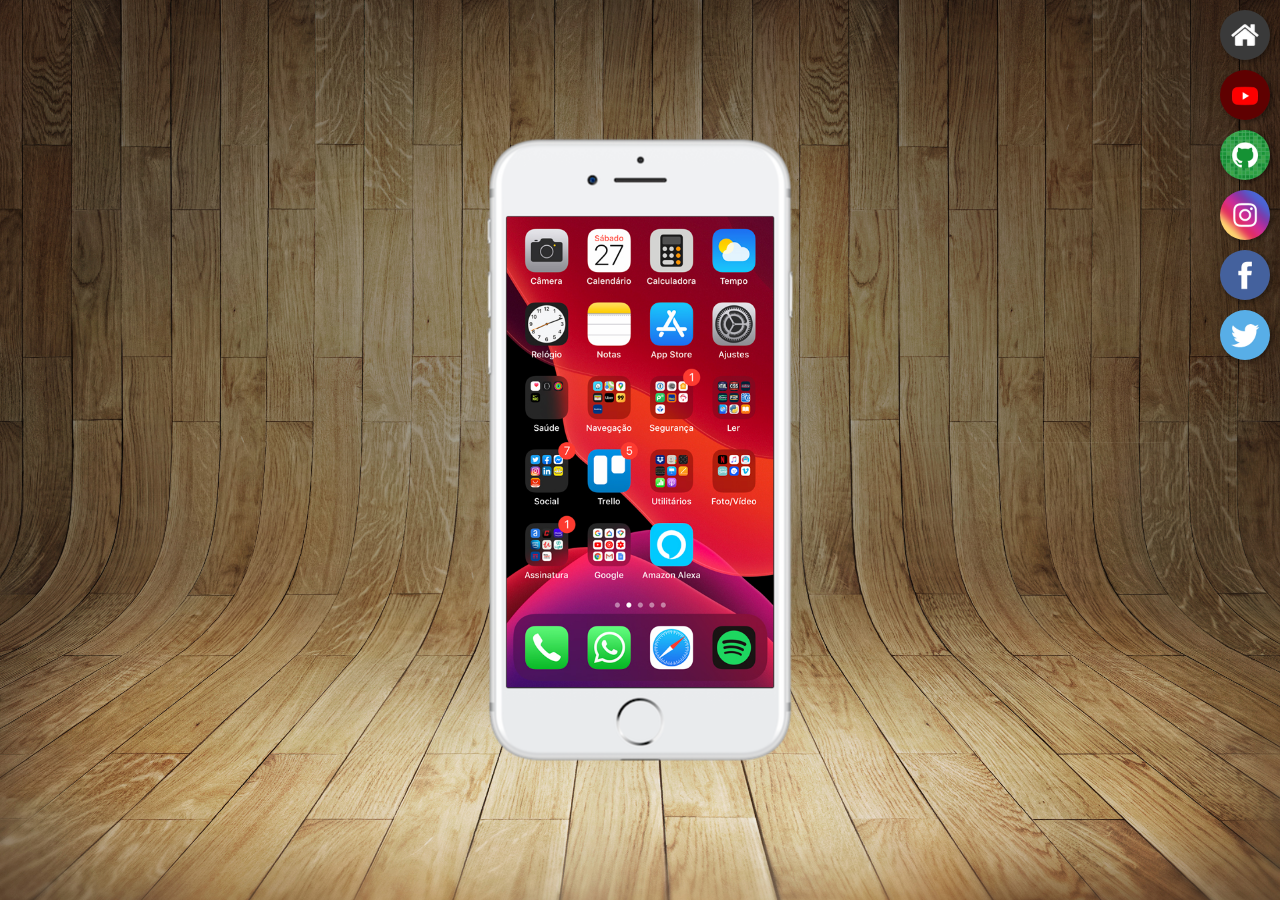
<file: index.html>
<!DOCTYPE html>
<html lang="pt-br">
<head>
    <meta charset="UTF-8">
    <meta http-equiv="X-UA-Compatible" content="IE=edge">
    <meta name="viewport" content="width=device-width, initial-scale=1.0">
    <link rel="shortcut icon" href="favicon.ico" type="image/x-icon">
    <link rel="stylesheet" href="estilos/style.css">
    <title>Projetos Redes Sociais</title>
</head>
<body>
    <main>
        <section id="telefone">
            <iframe src="home.html" name="tela" id="tela" frameborder="0"></iframe>
        </section>
        <section id="redes">
            <a href="home.html" target="tela"><img src="imagens/logo-home.jpg" alt="Home"> 
            </a>
            <a href="youtube.html" target="tela"><img src="imagens/logo-youtube.jpg" alt="YouTube">
            </a>
            <a href="github.html" target="tela"><img src="imagens/logo-github.jpg" alt="GitHub">
            </a> 
            <a href="instagram.html" target="tela"><img src="imagens/logo-instagram.jpg" alt="Instagram">
            </a> 
            <a href="facebook.html" target="tela"><img src="imagens/logo-facebook.jpg" alt="Facebook">
            </a> 
            <a href="twitter.html" target="tela"><img src="imagens/logo-twitter.jpg" alt="Twitter">
            </a> 
            
        </section>
    </main>
</body>
</html>
</file>
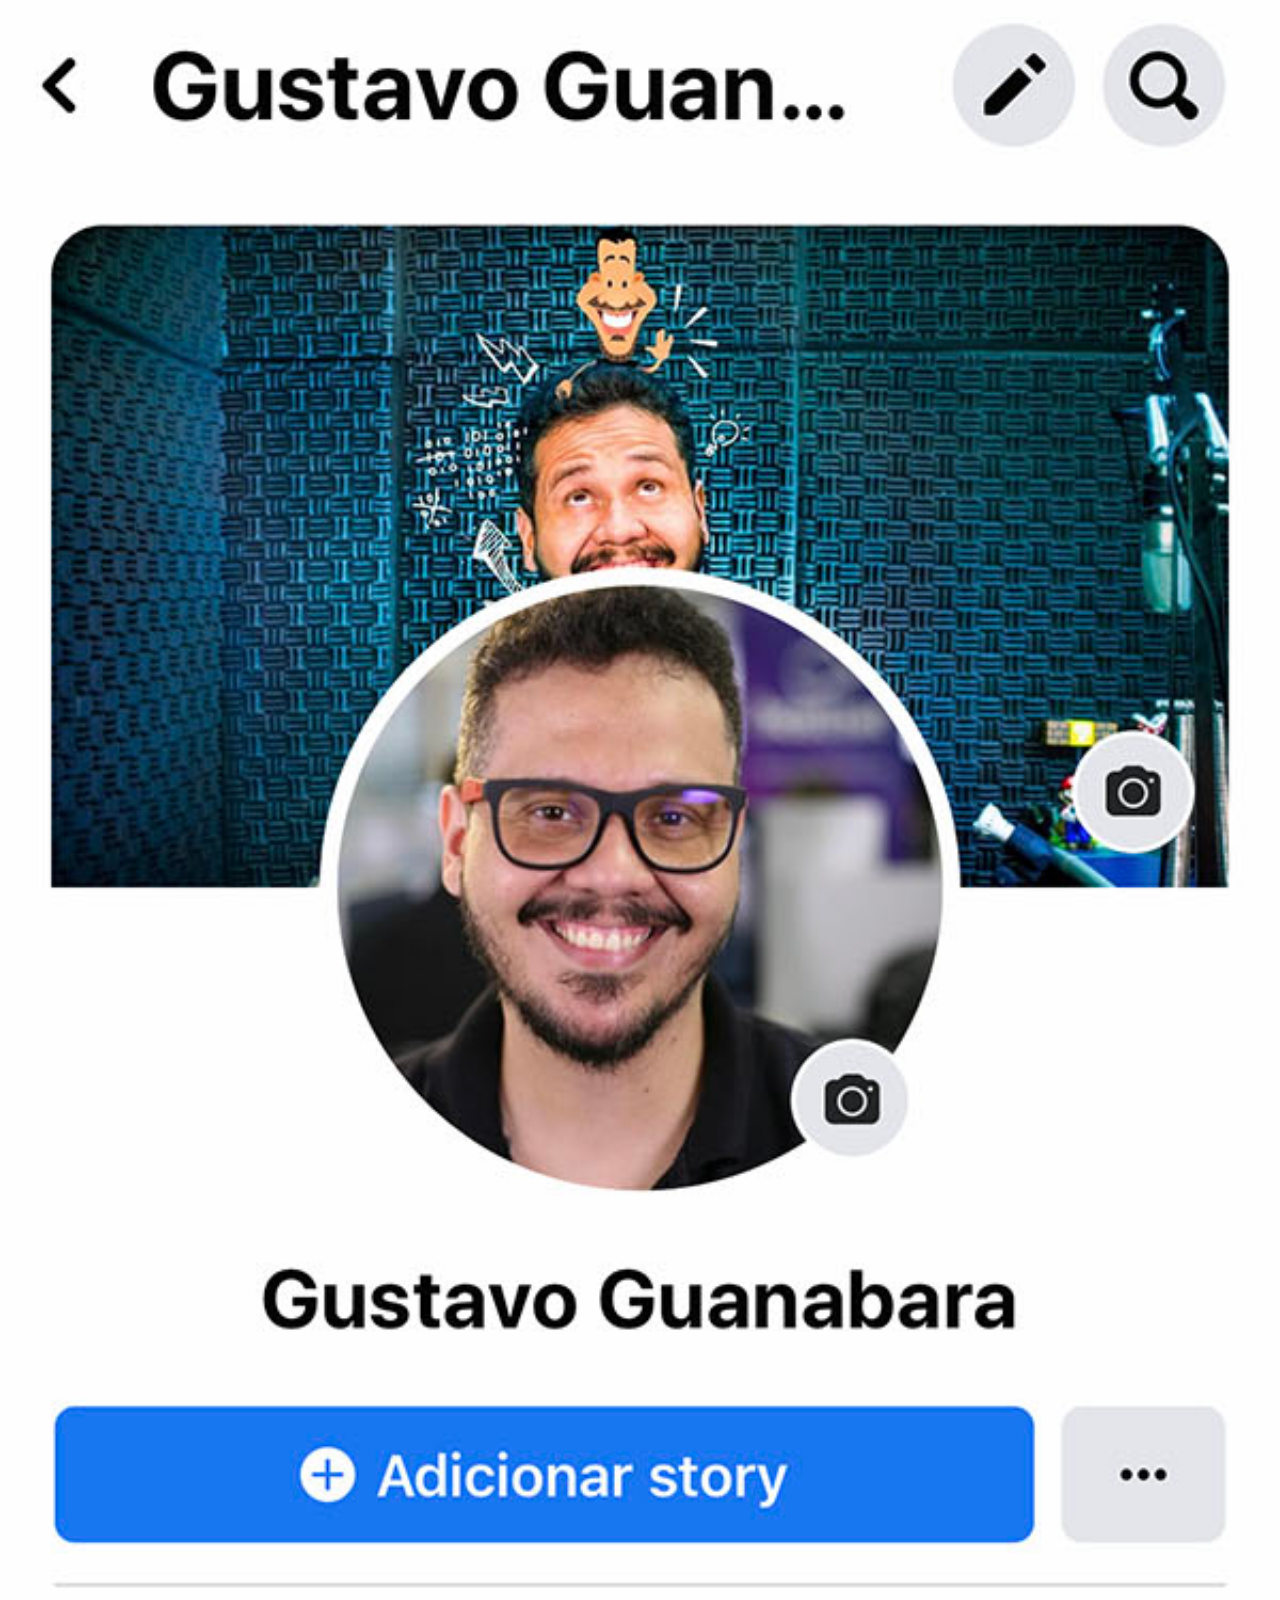
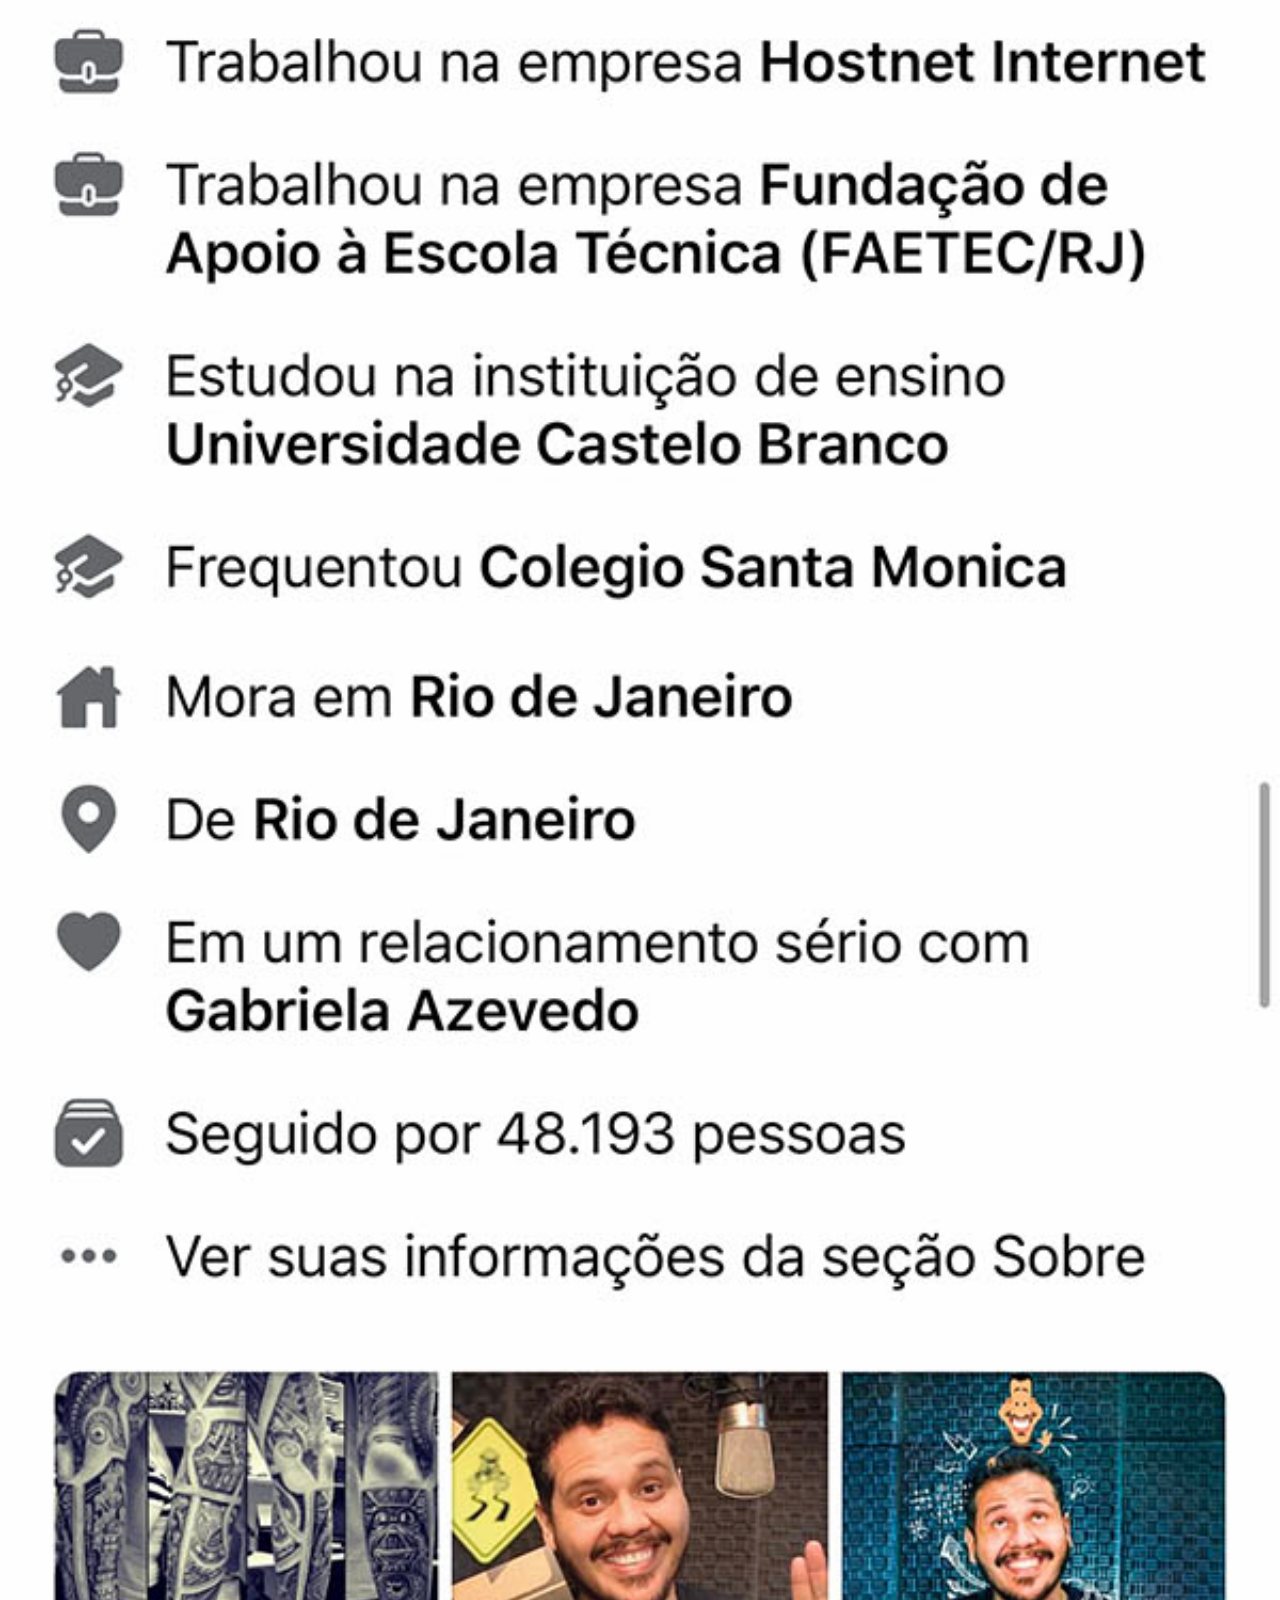
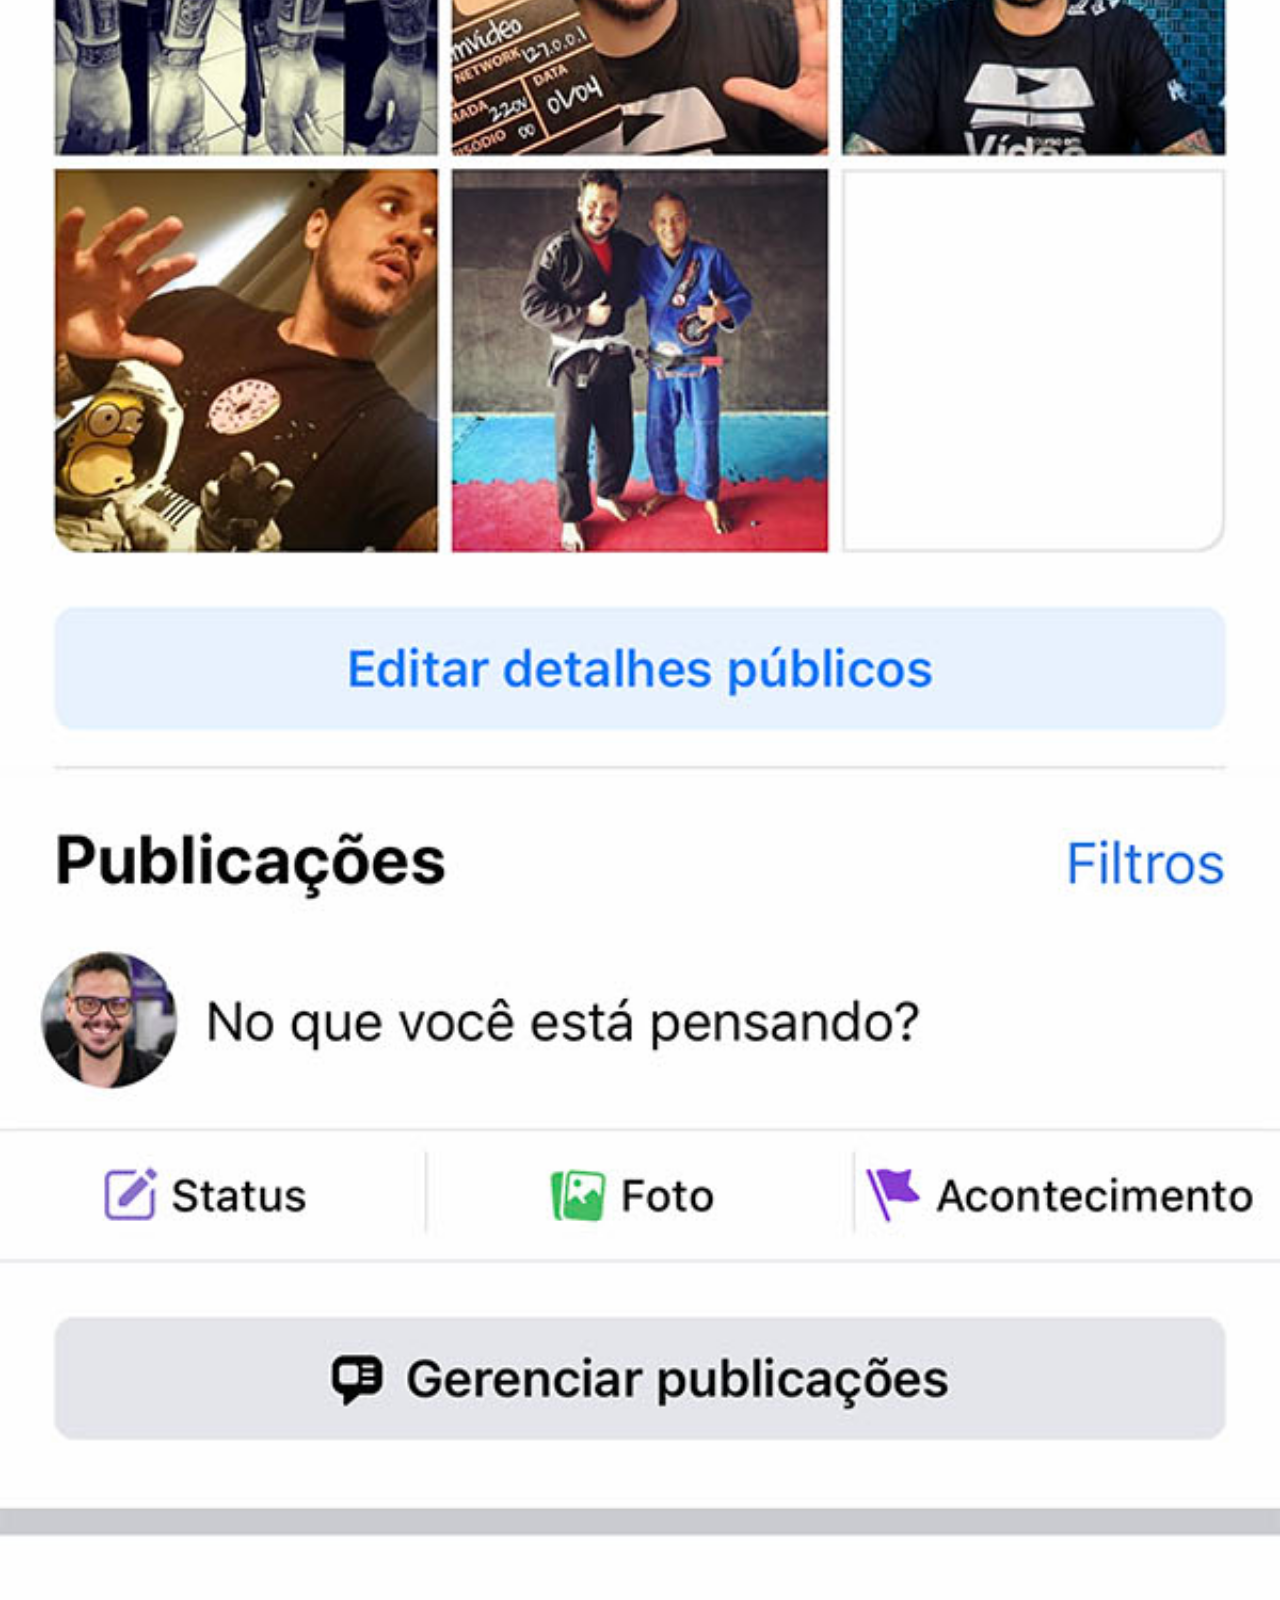
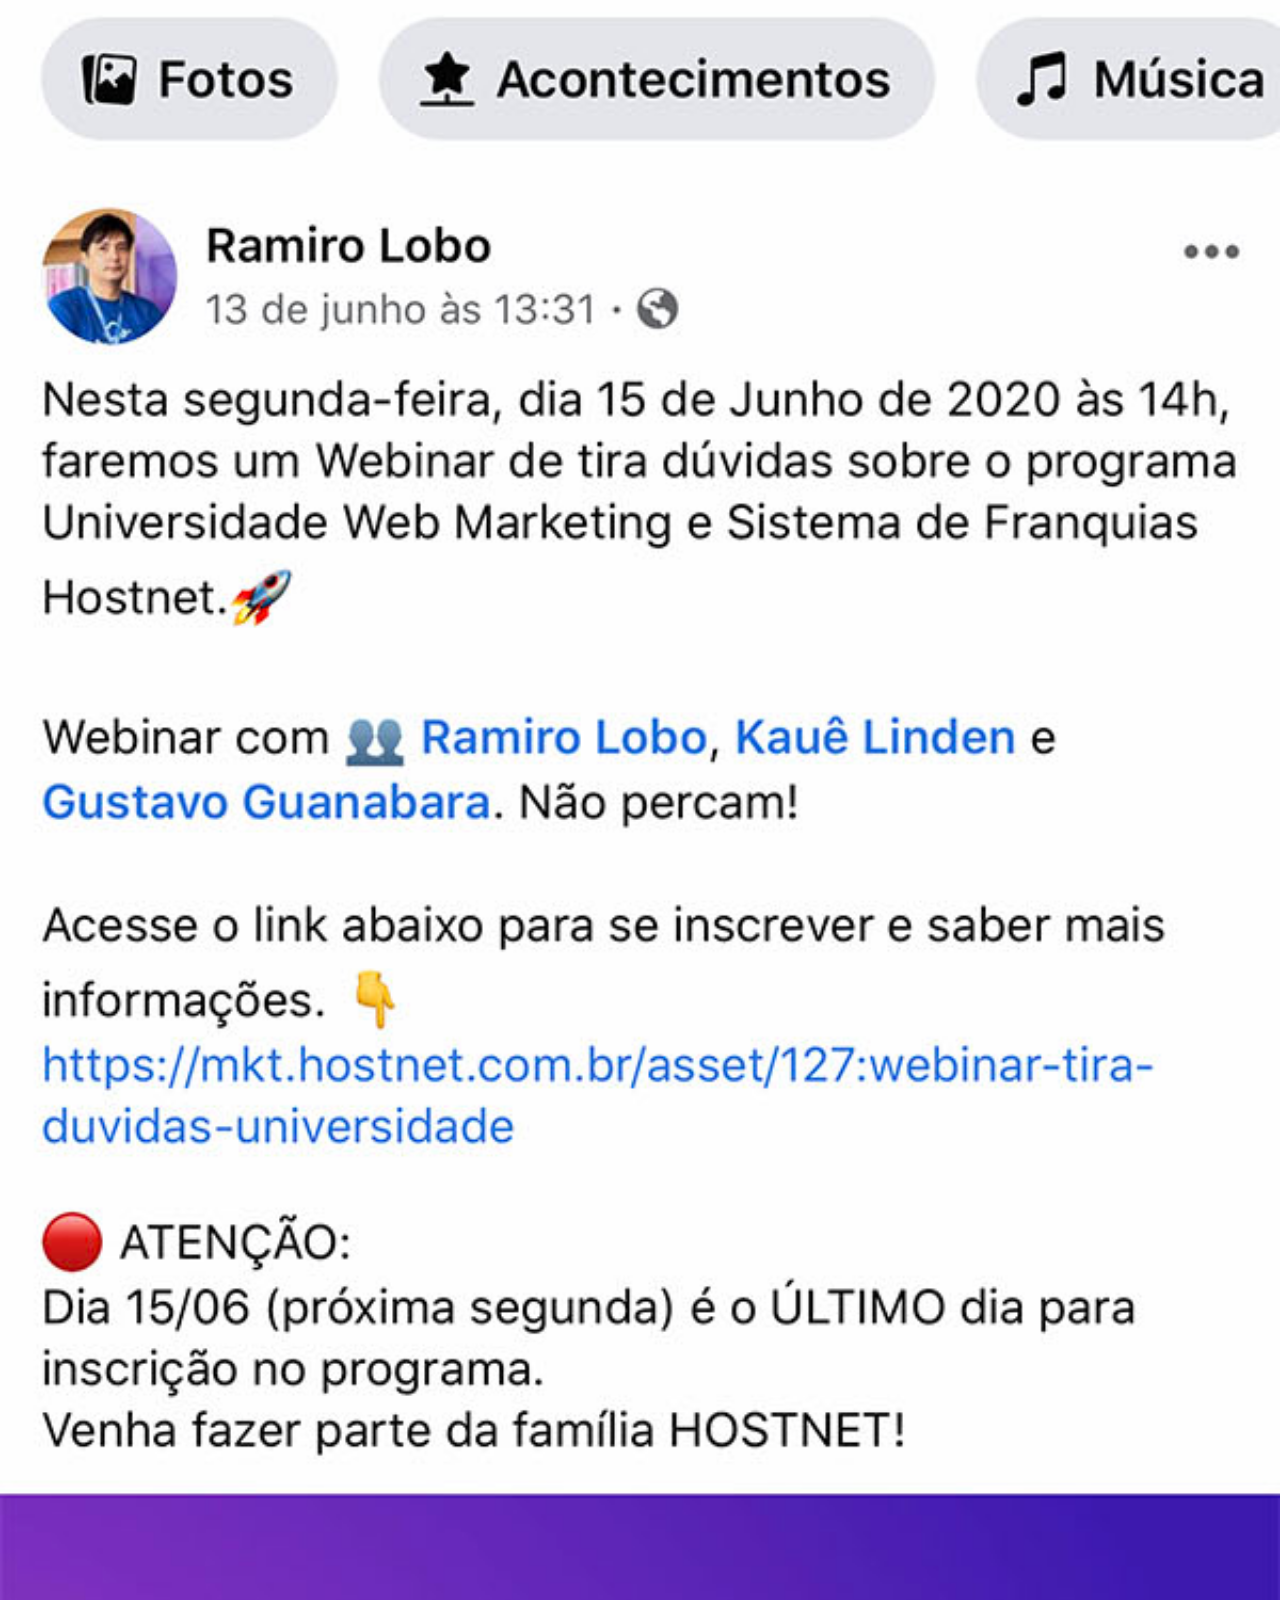
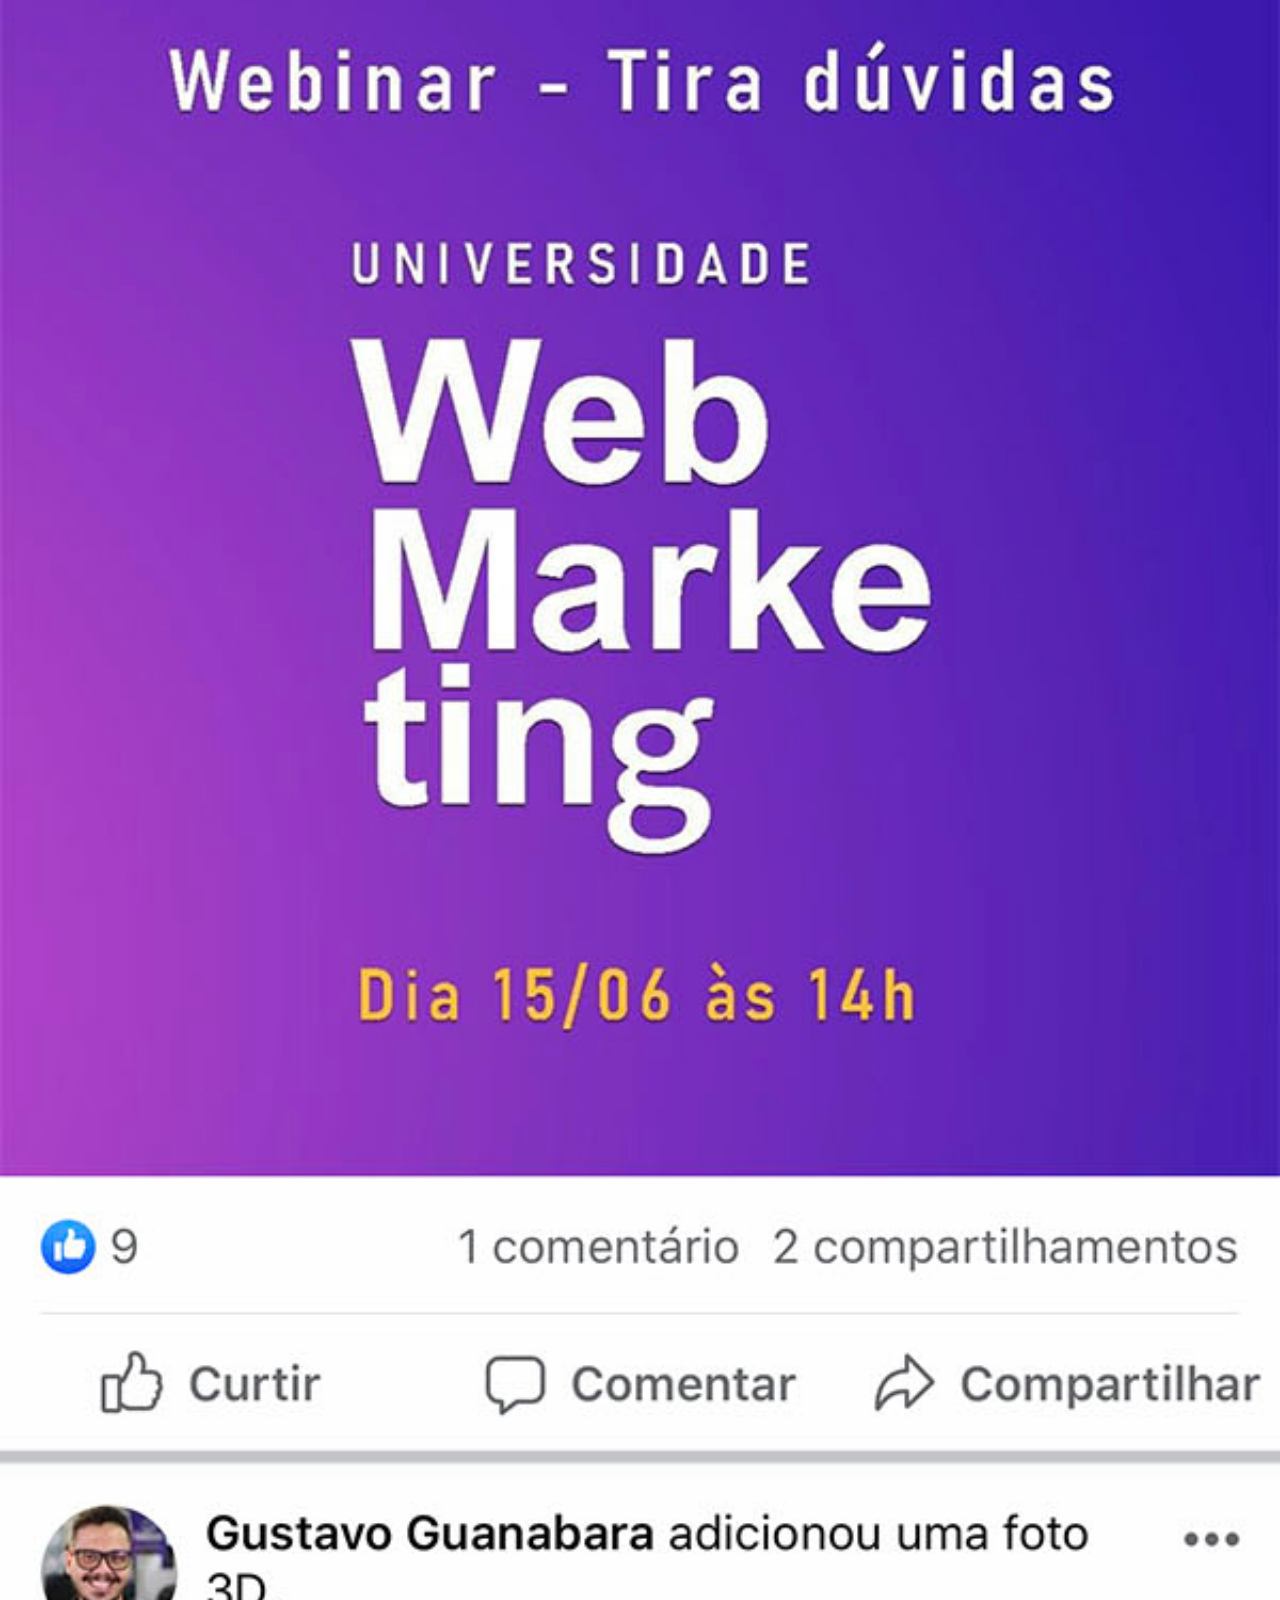
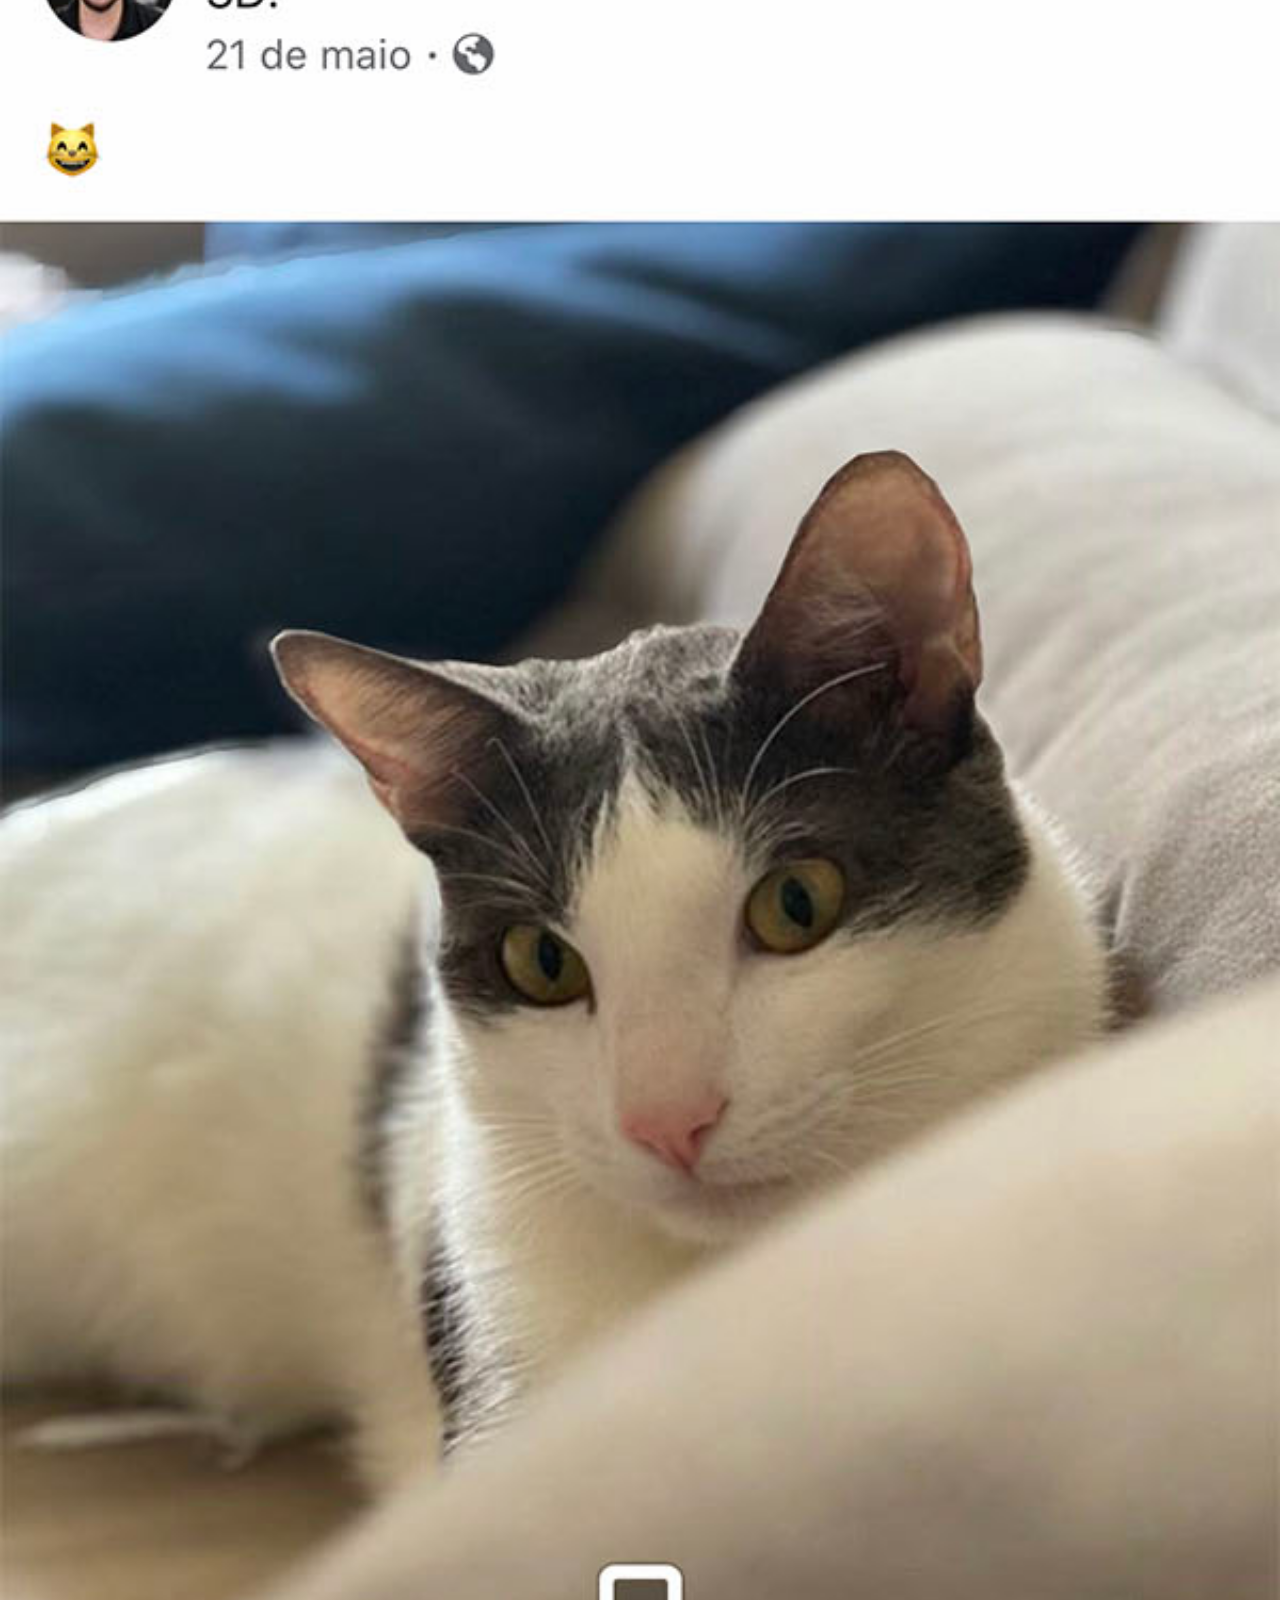
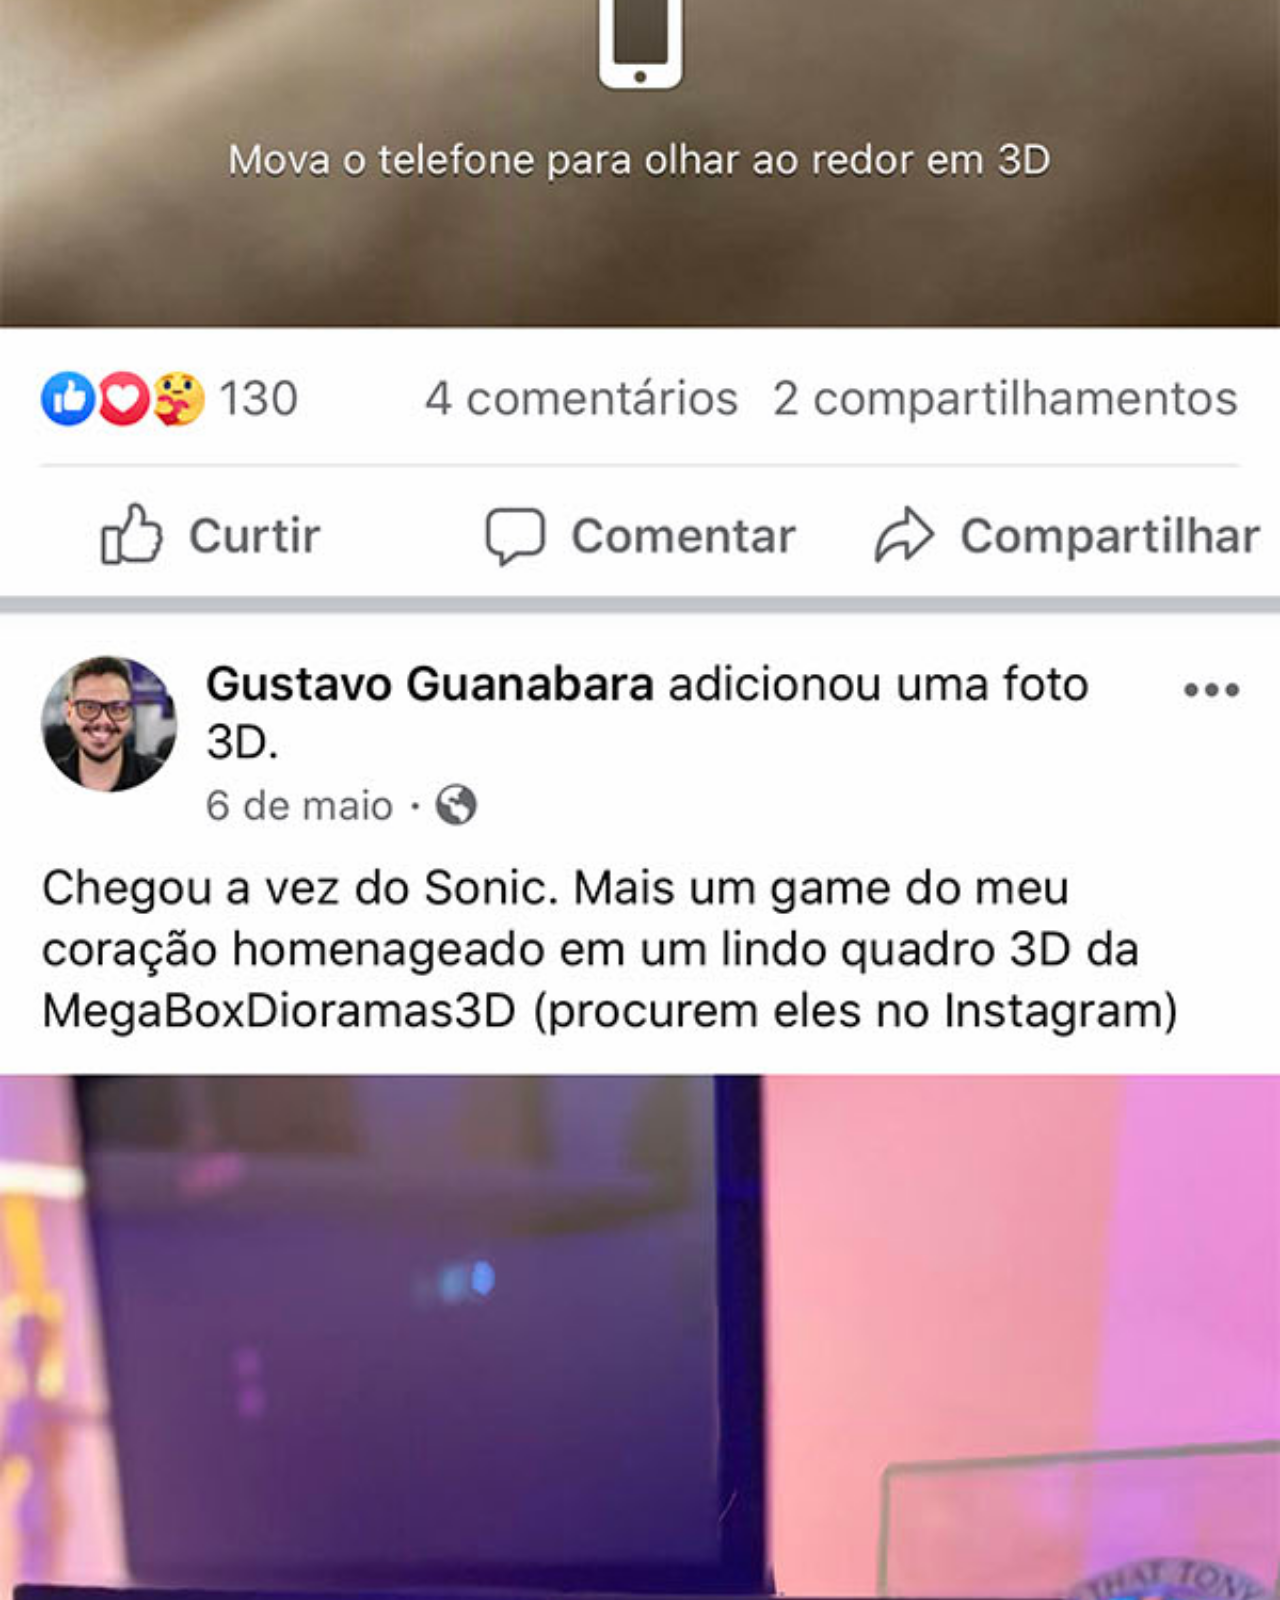
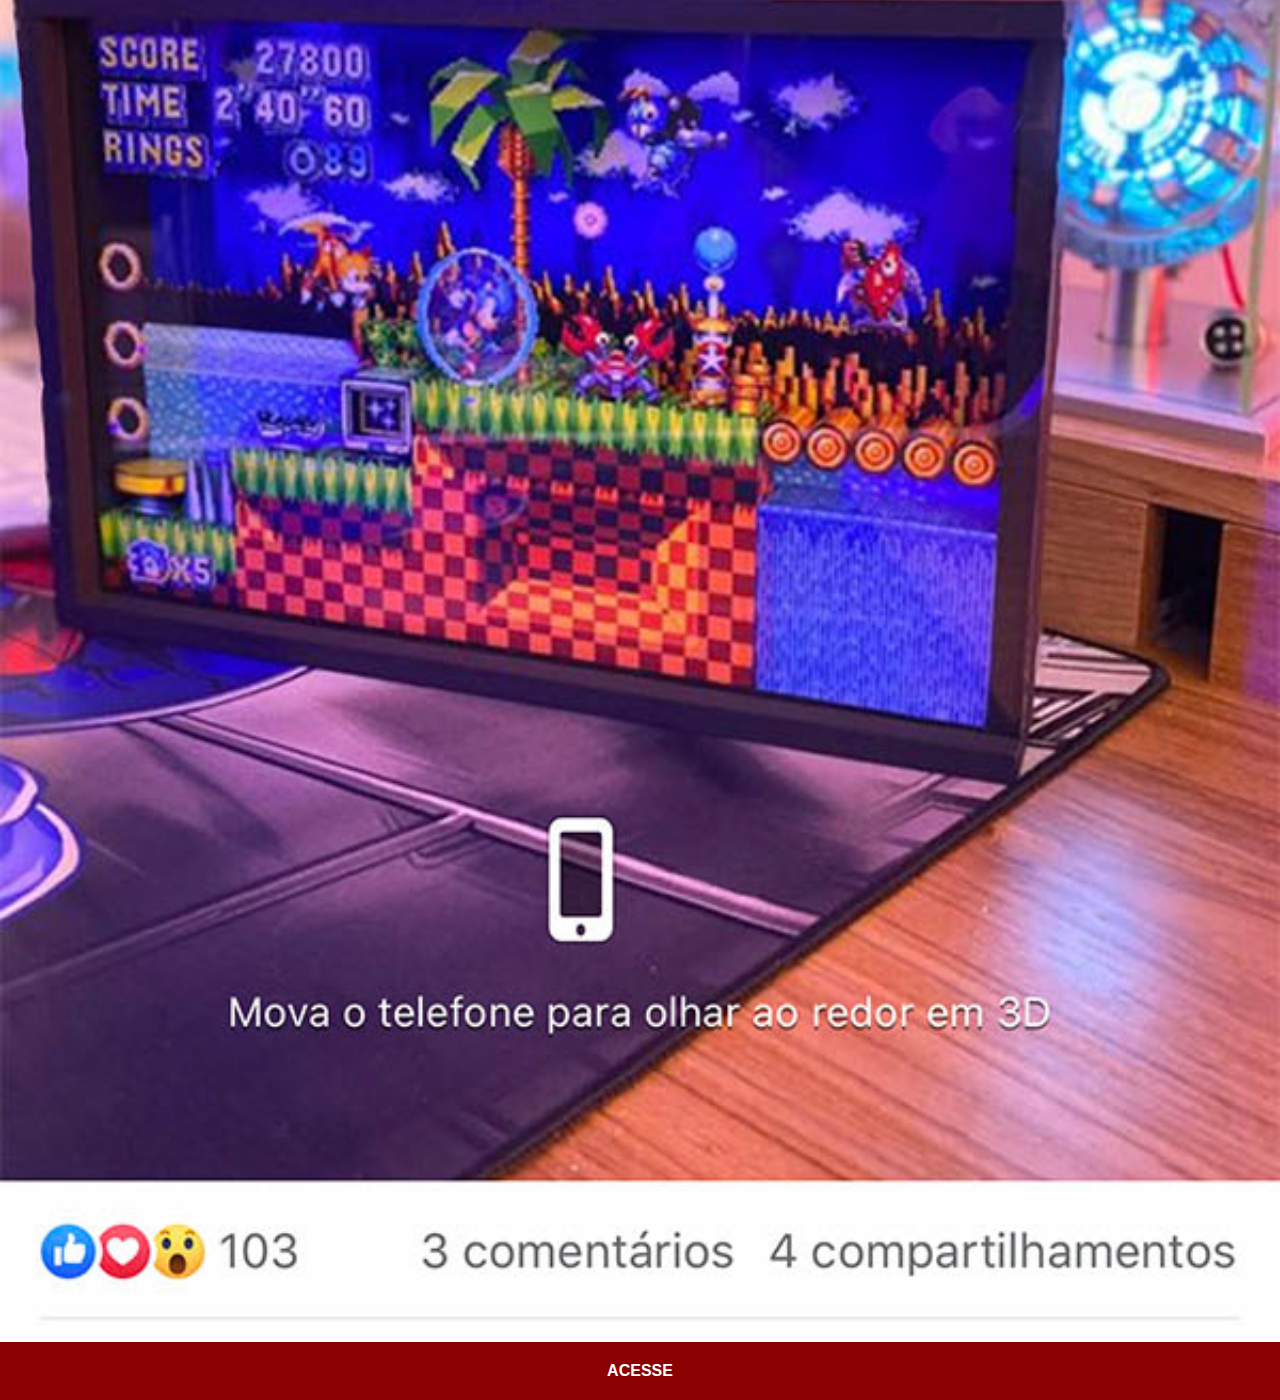
<file: facebook.html>
<!DOCTYPE html>
<html lang="pt-br">
<head>
    <meta charset="UTF-8">
    <meta http-equiv="X-UA-Compatible" content="IE=edge">
    <meta name="viewport" content="width=device-width, initial-scale=1.0">
    <title>Facebbok</title>
    <link rel="stylesheet" href="estilos/social.css">
</head>
<body>
    <img src="imagens/tela-facebook.jpg" alt="Facebook">
    <a href="https://pt-br.facebook.com/" target="_blank">ACESSE</a>
</body>
</html>
</file>
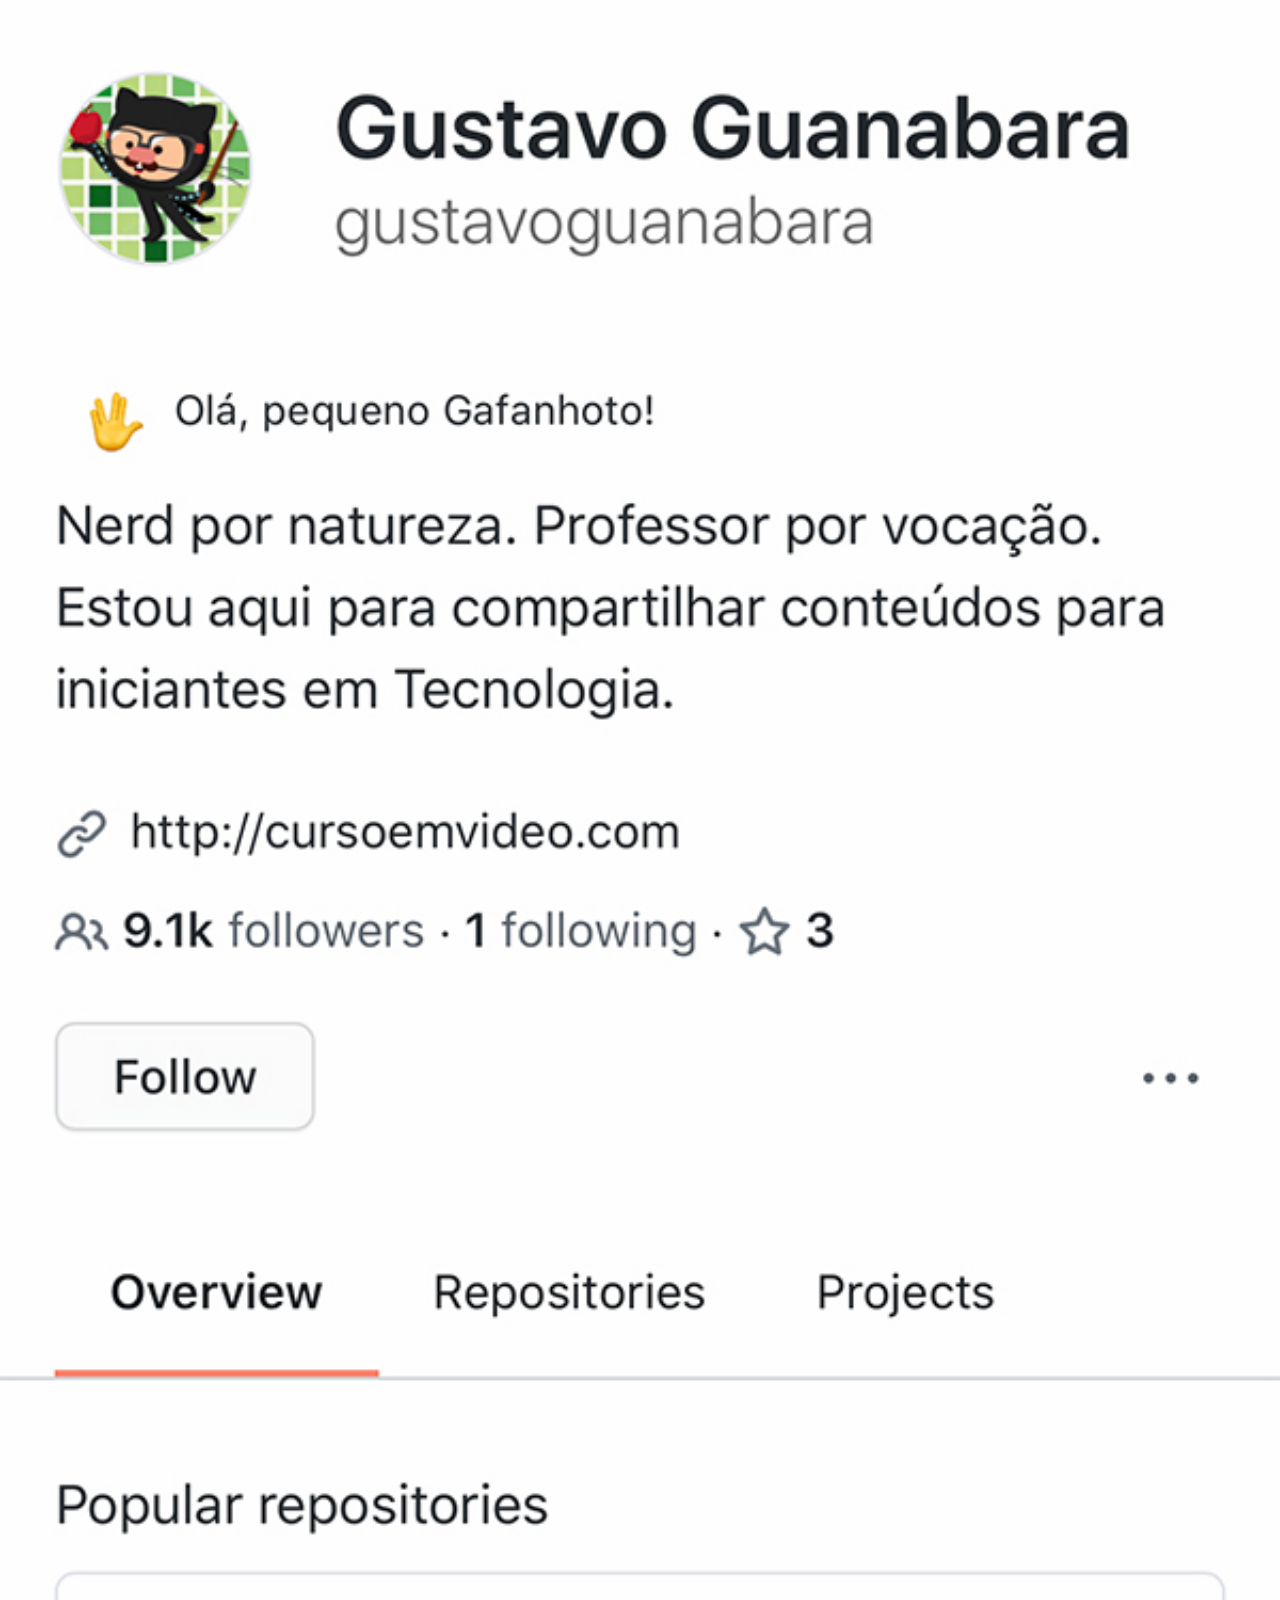
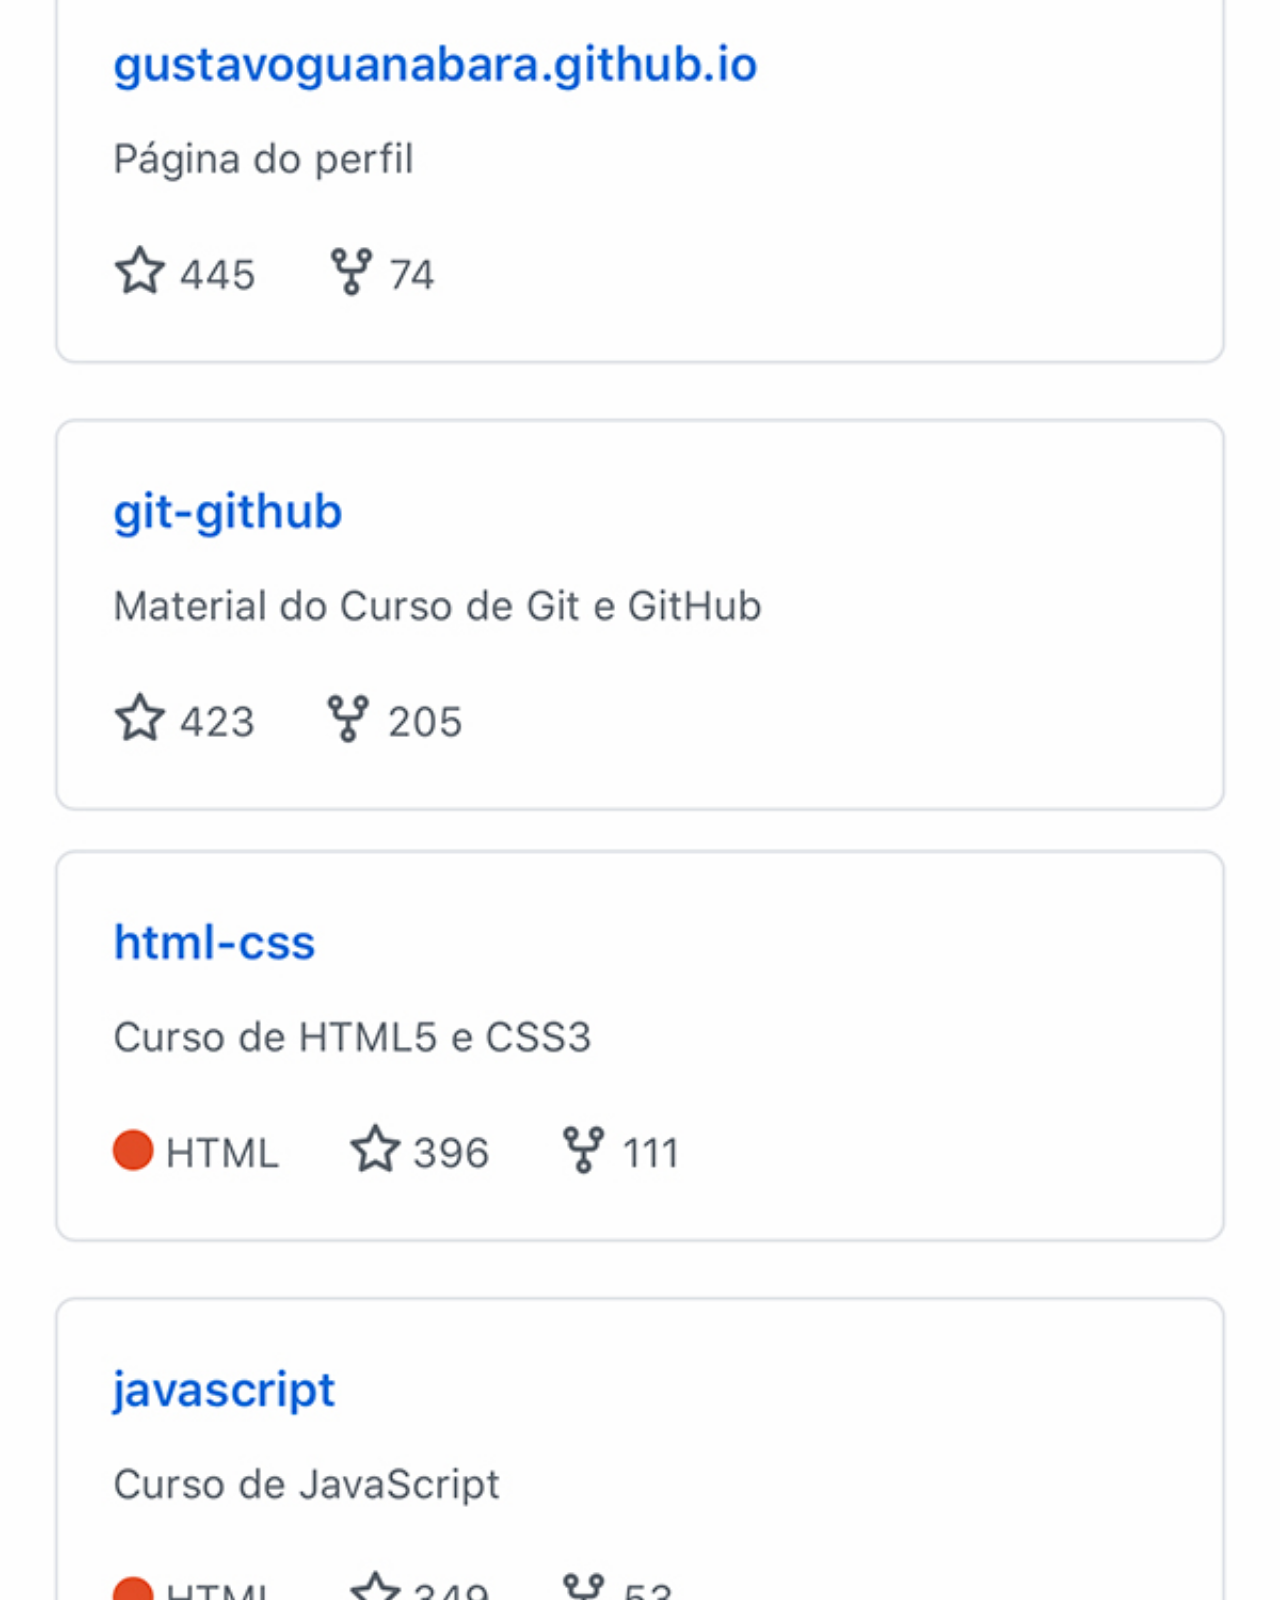
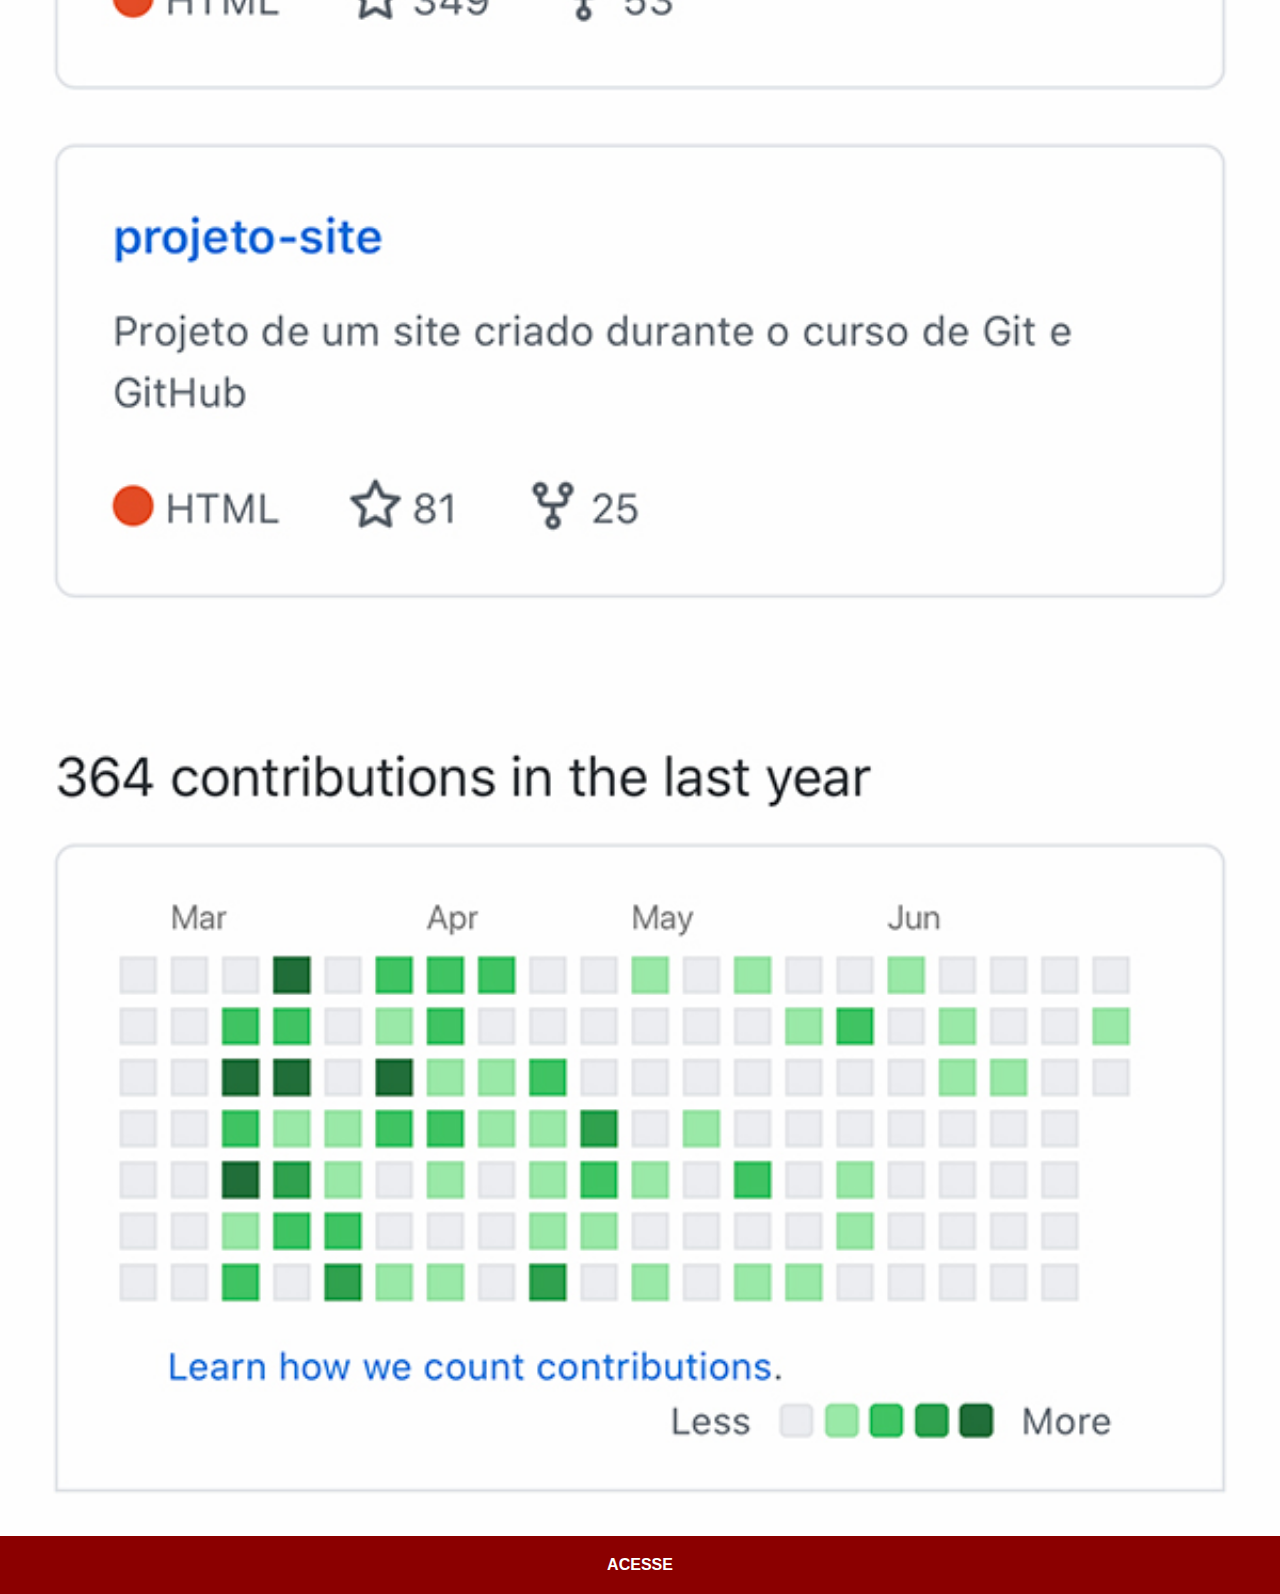
<file: github.html>
<!DOCTYPE html>
<html lang="pt-br">
<head>
    <meta charset="UTF-8">
    <meta http-equiv="X-UA-Compatible" content="IE=edge">
    <meta name="viewport" content="width=device-width, initial-scale=1.0">
    <title>GitHub</title>
    <link rel="stylesheet" href="estilos/social.css">
</head>
<body>
    <img src="imagens/tela-github.jpg" alt="GitHub">
    <a href="https://github.com/gustavoguanabara" target="_blank">ACESSE</a>
</body>
</html>
</file>
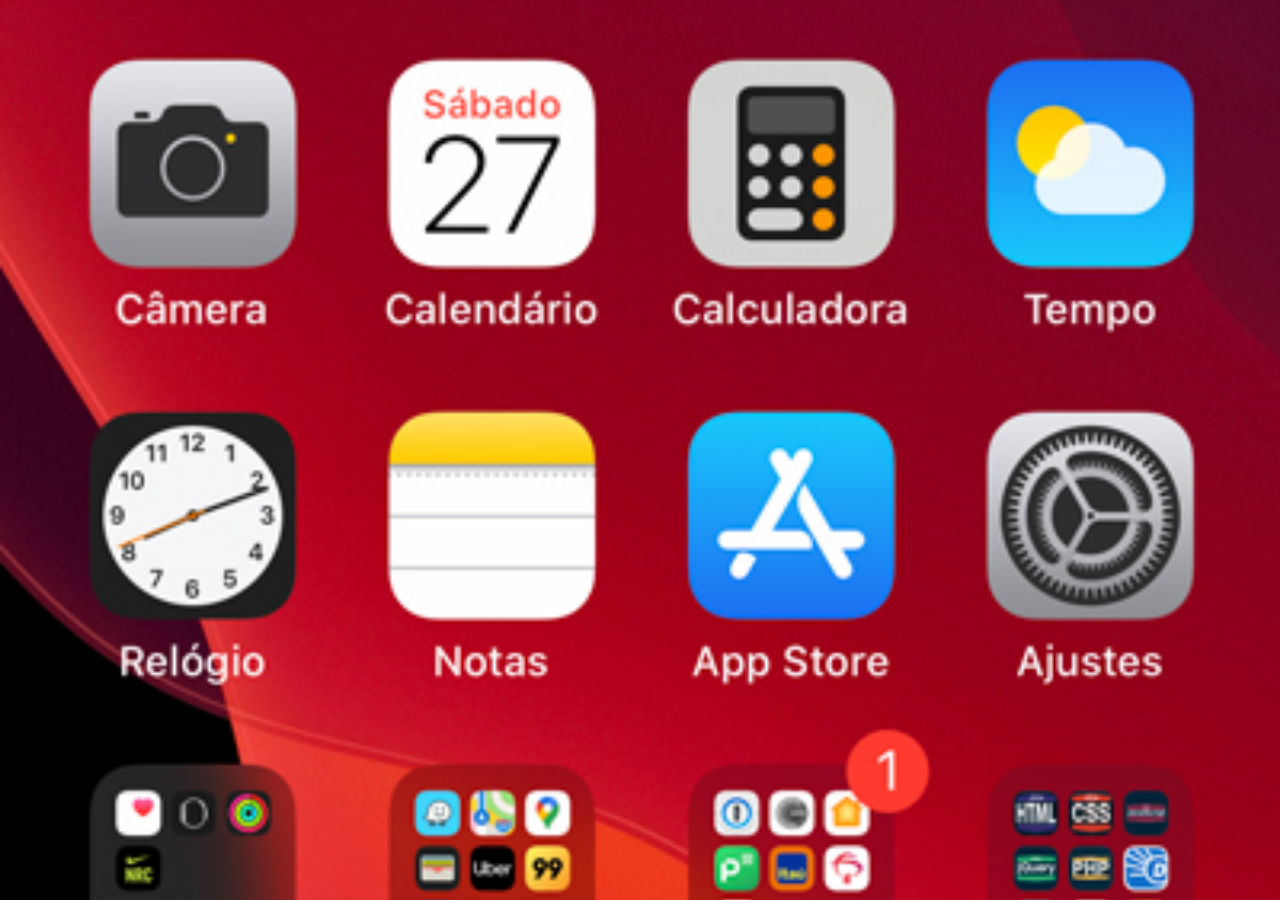
<file: home.html>
<!DOCTYPE html>
<html lang="pt-br">
<head>
    <meta charset="UTF-8">
    <meta http-equiv="X-UA-Compatible" content="IE=edge">
    <meta name="viewport" content="width=device-width, initial-scale=1.0">
    <title>home</title>
</head>
<style>
      * {
        margin: 0px;
        padding: 0px;
      }  
      body {
        width: 100vw;
        height: 100vh;
        background-color: black;
        background-image: url(imagens/tela-home.jpg);
        background-repeat: no-repeat;
        background-position: top center;
        background-size: cover;
      }
</style>
<body>
    
</body>
</html>
</file>
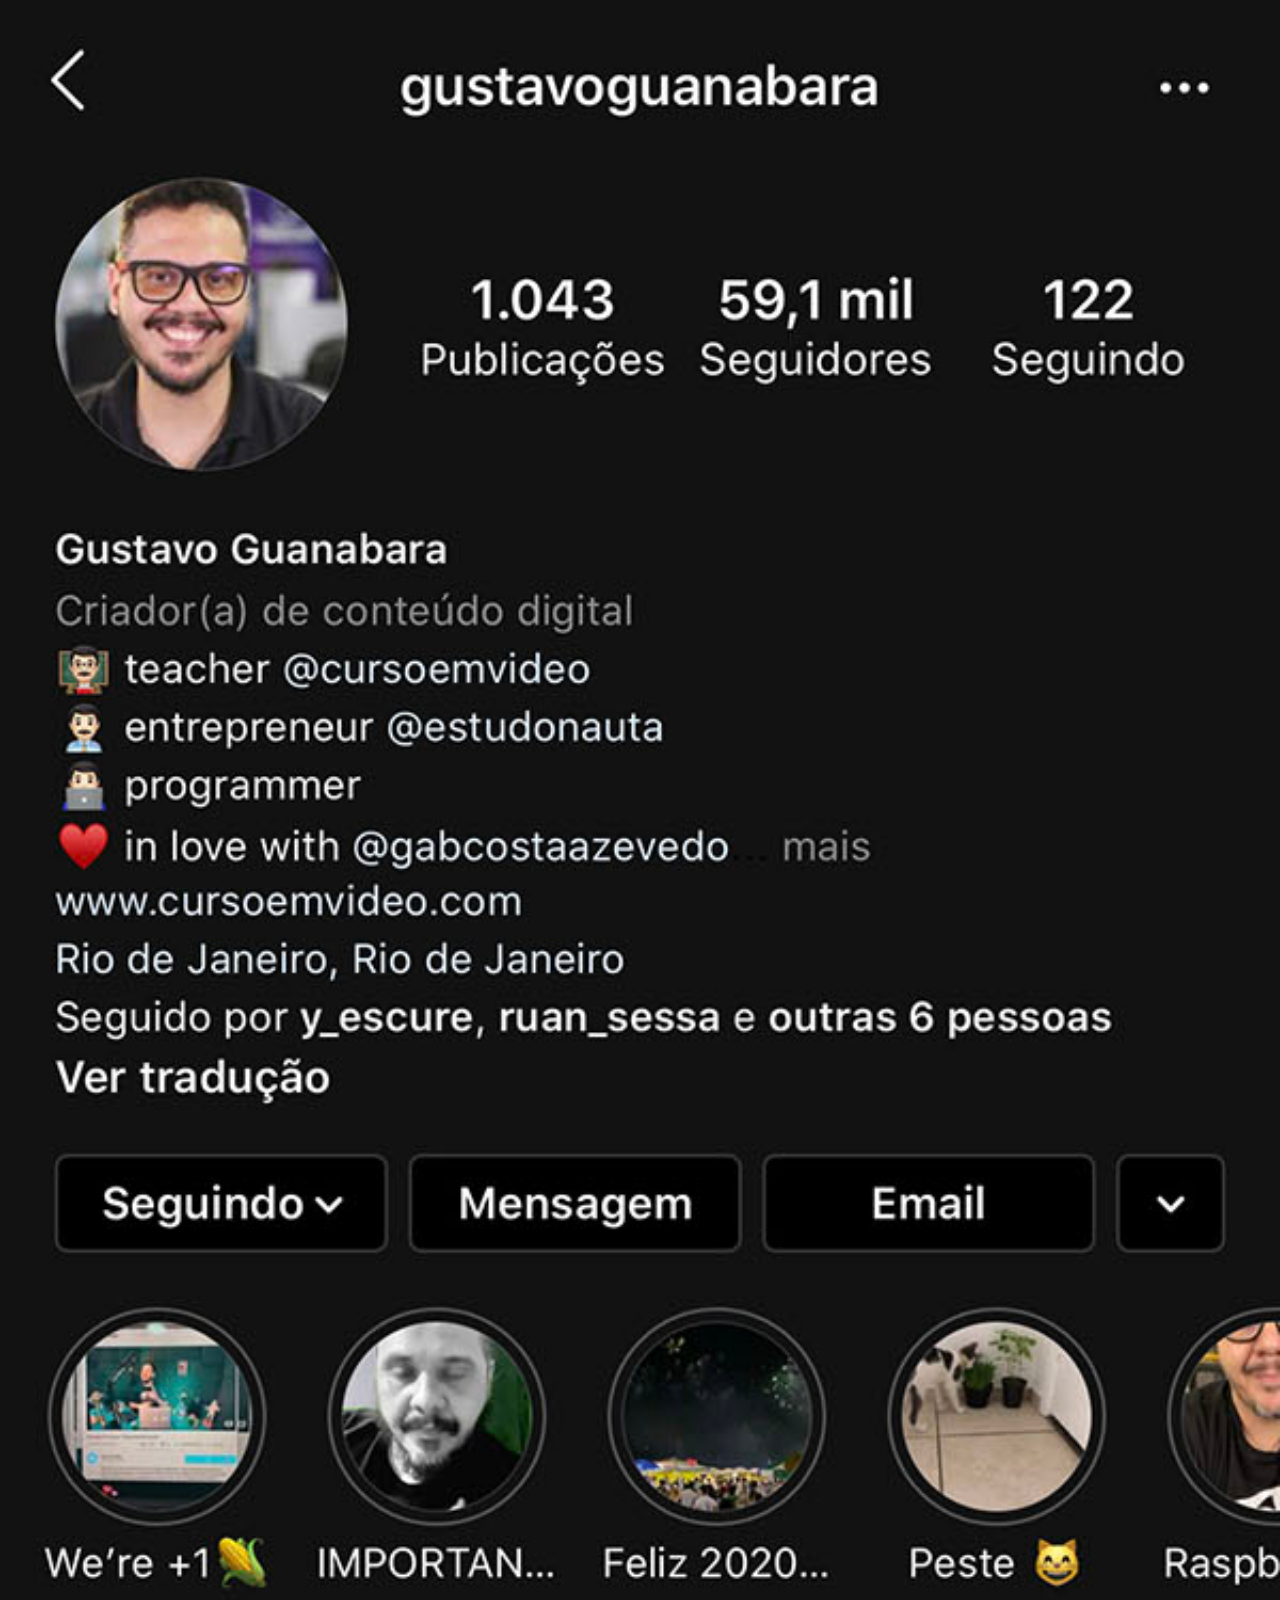
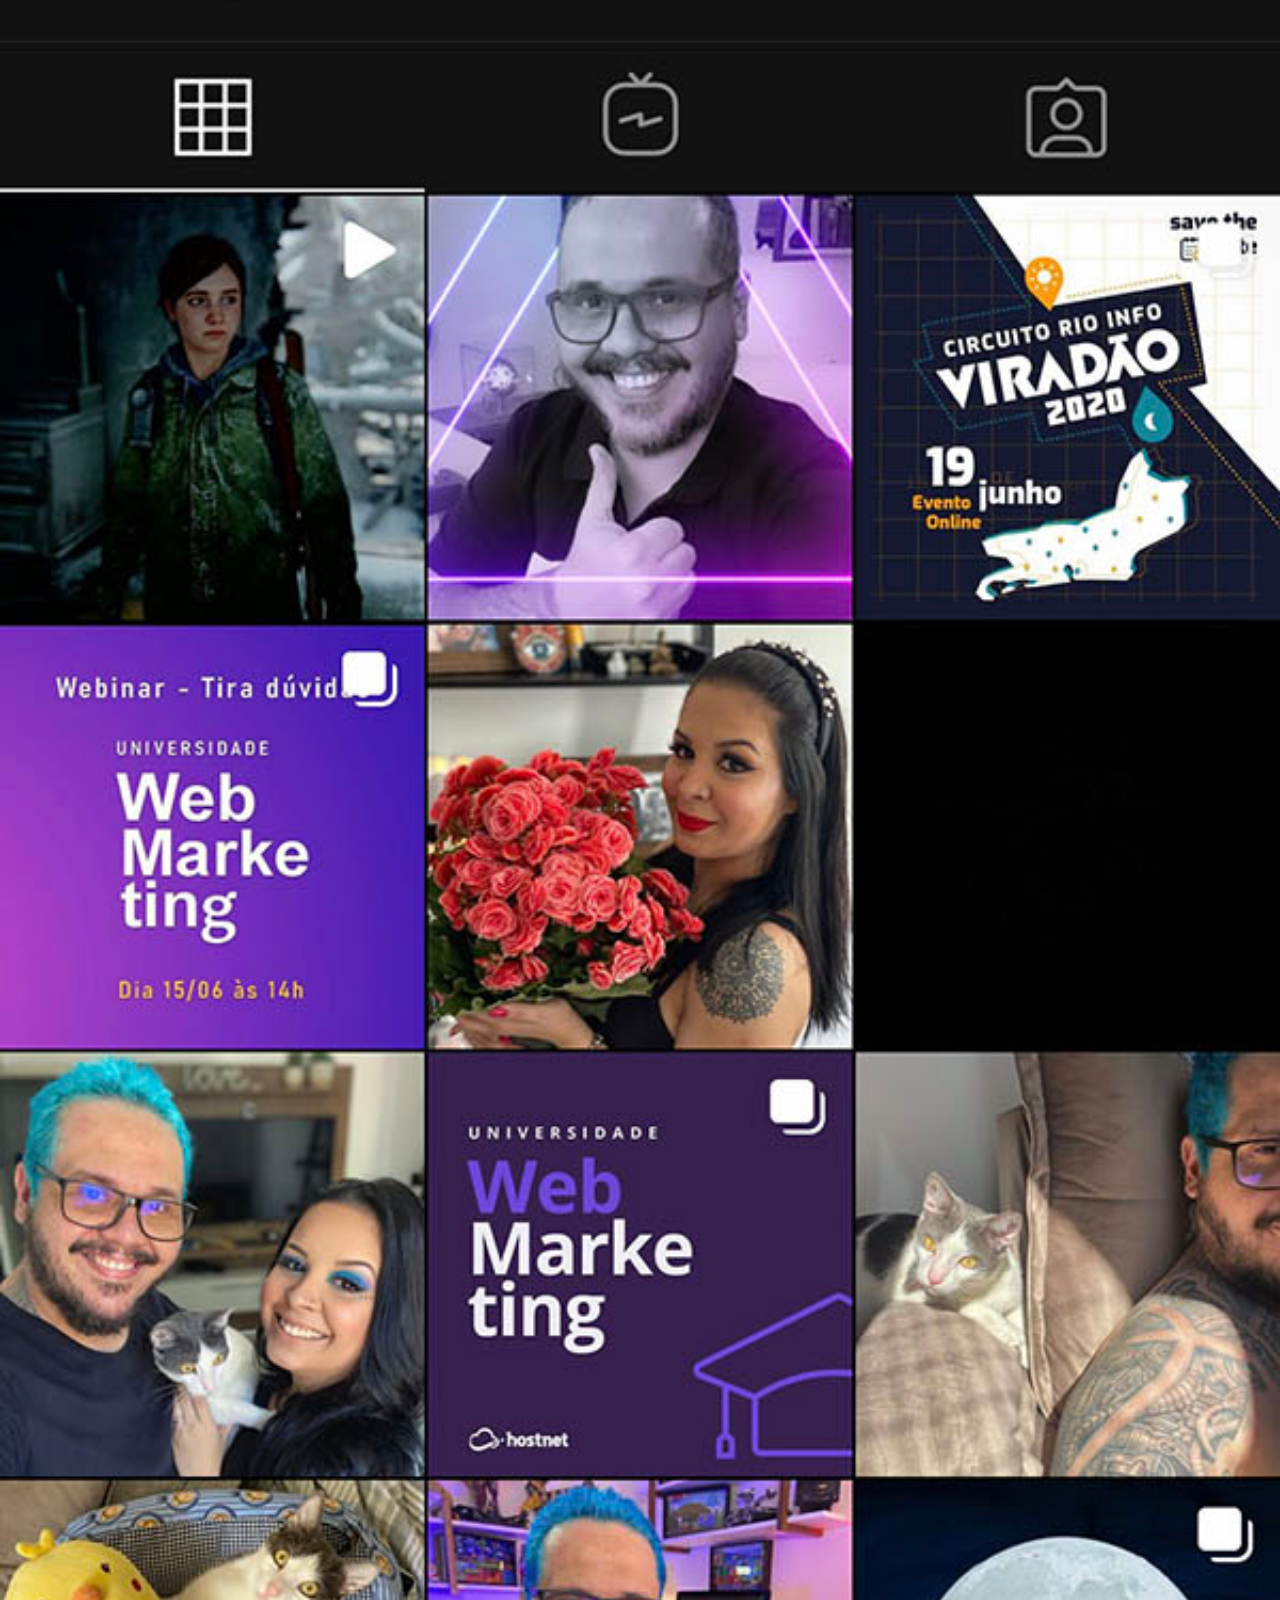
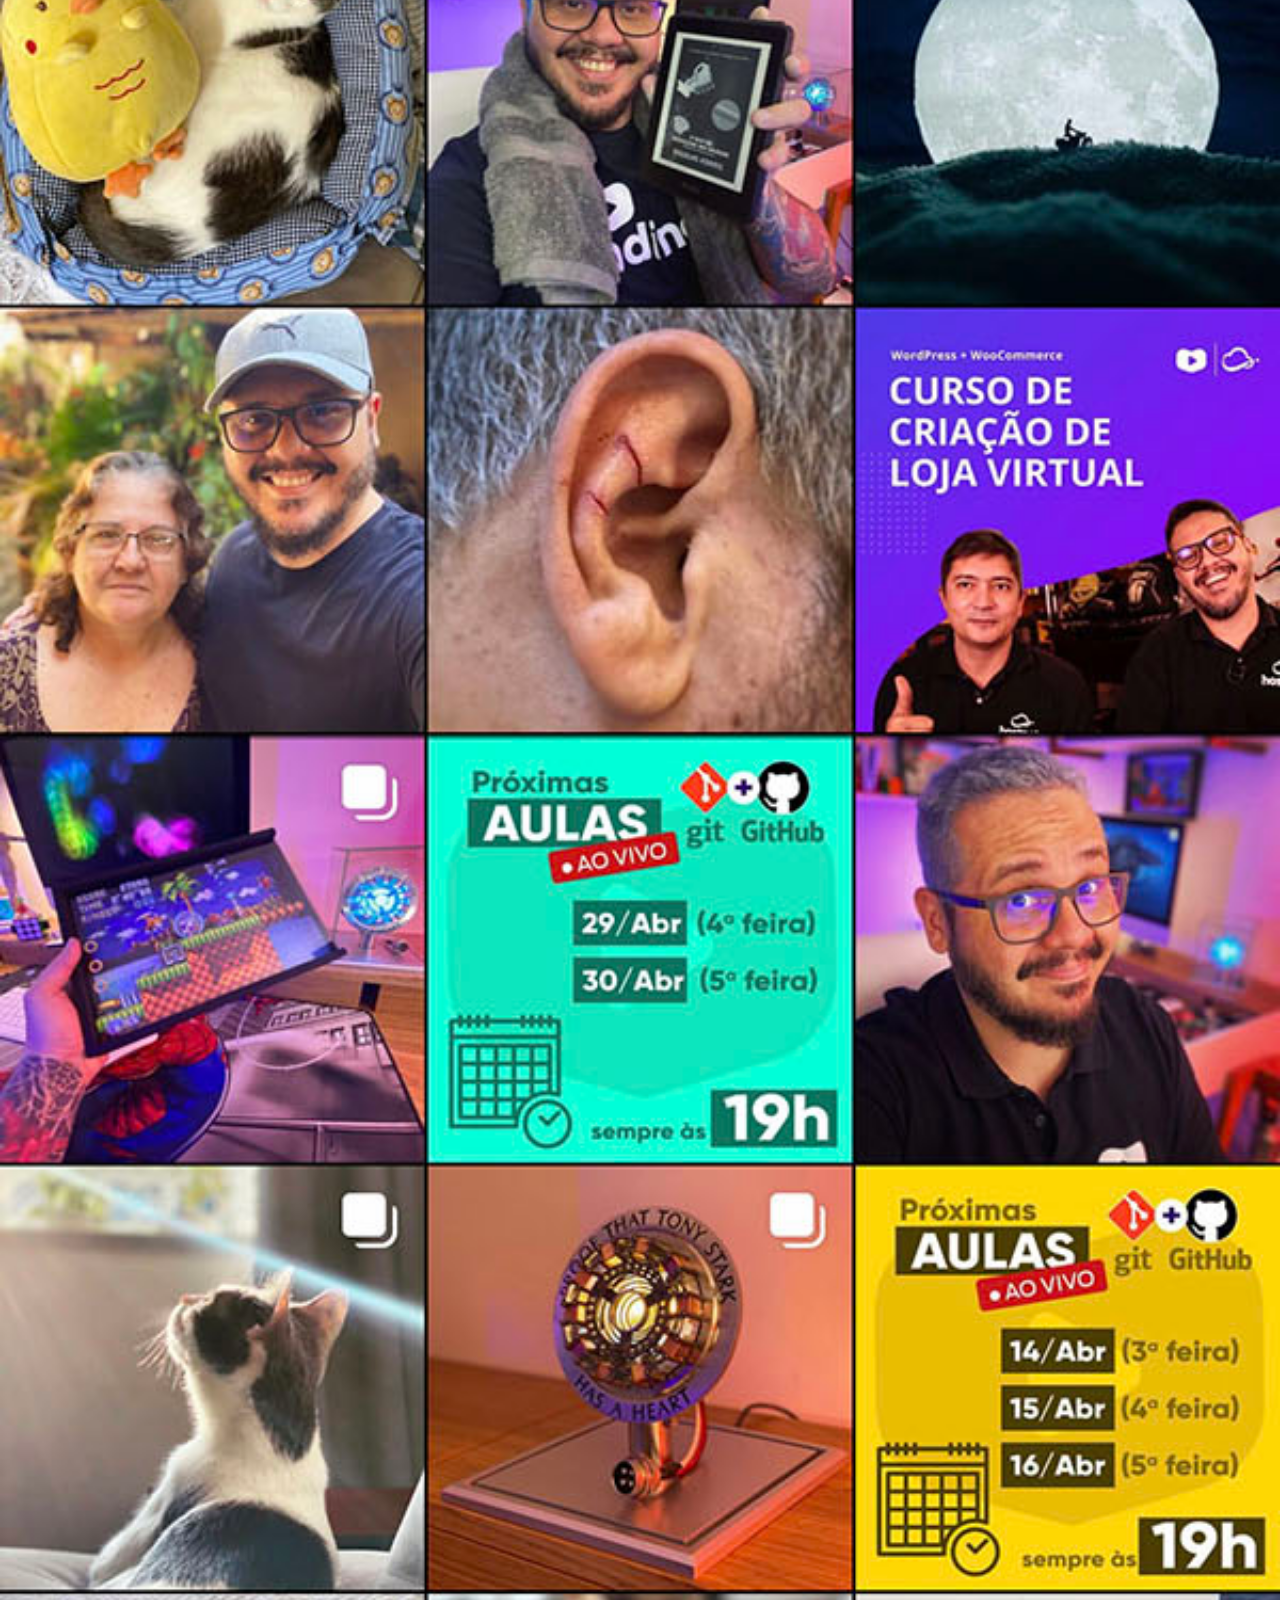
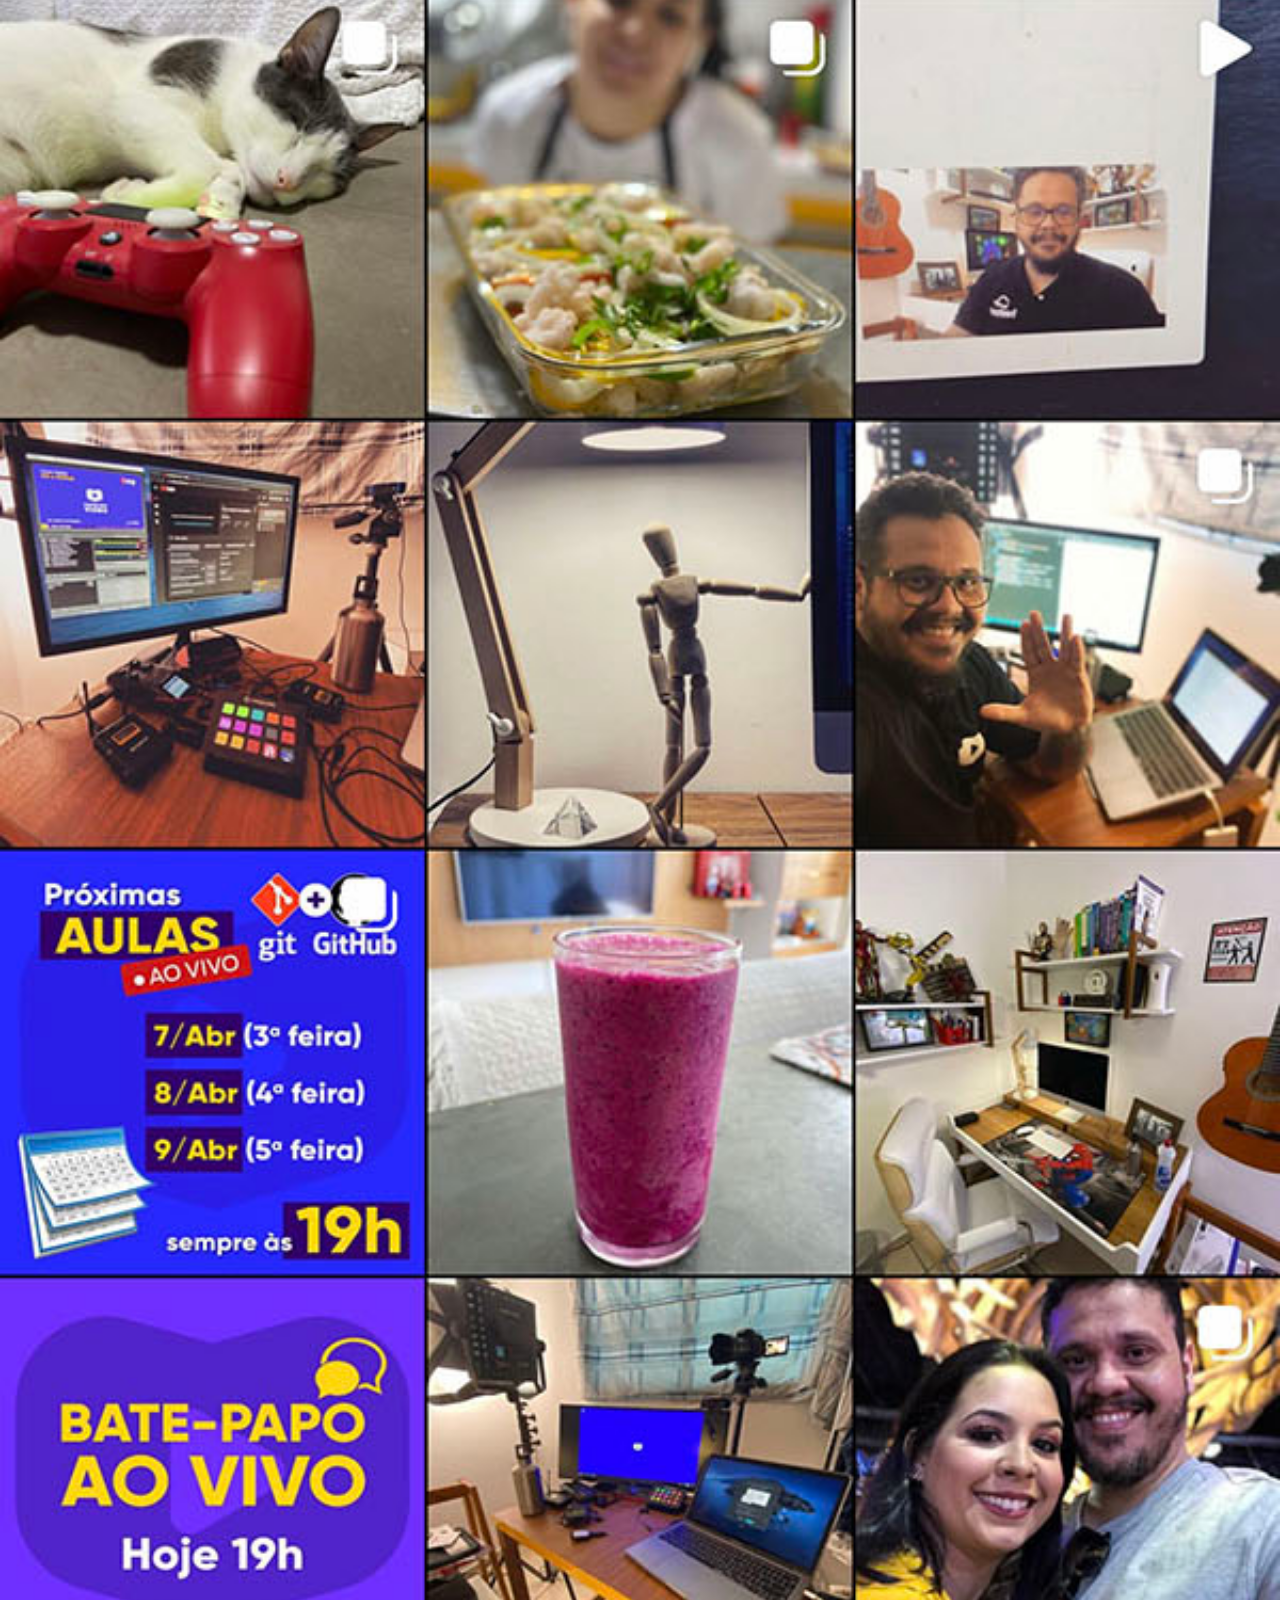
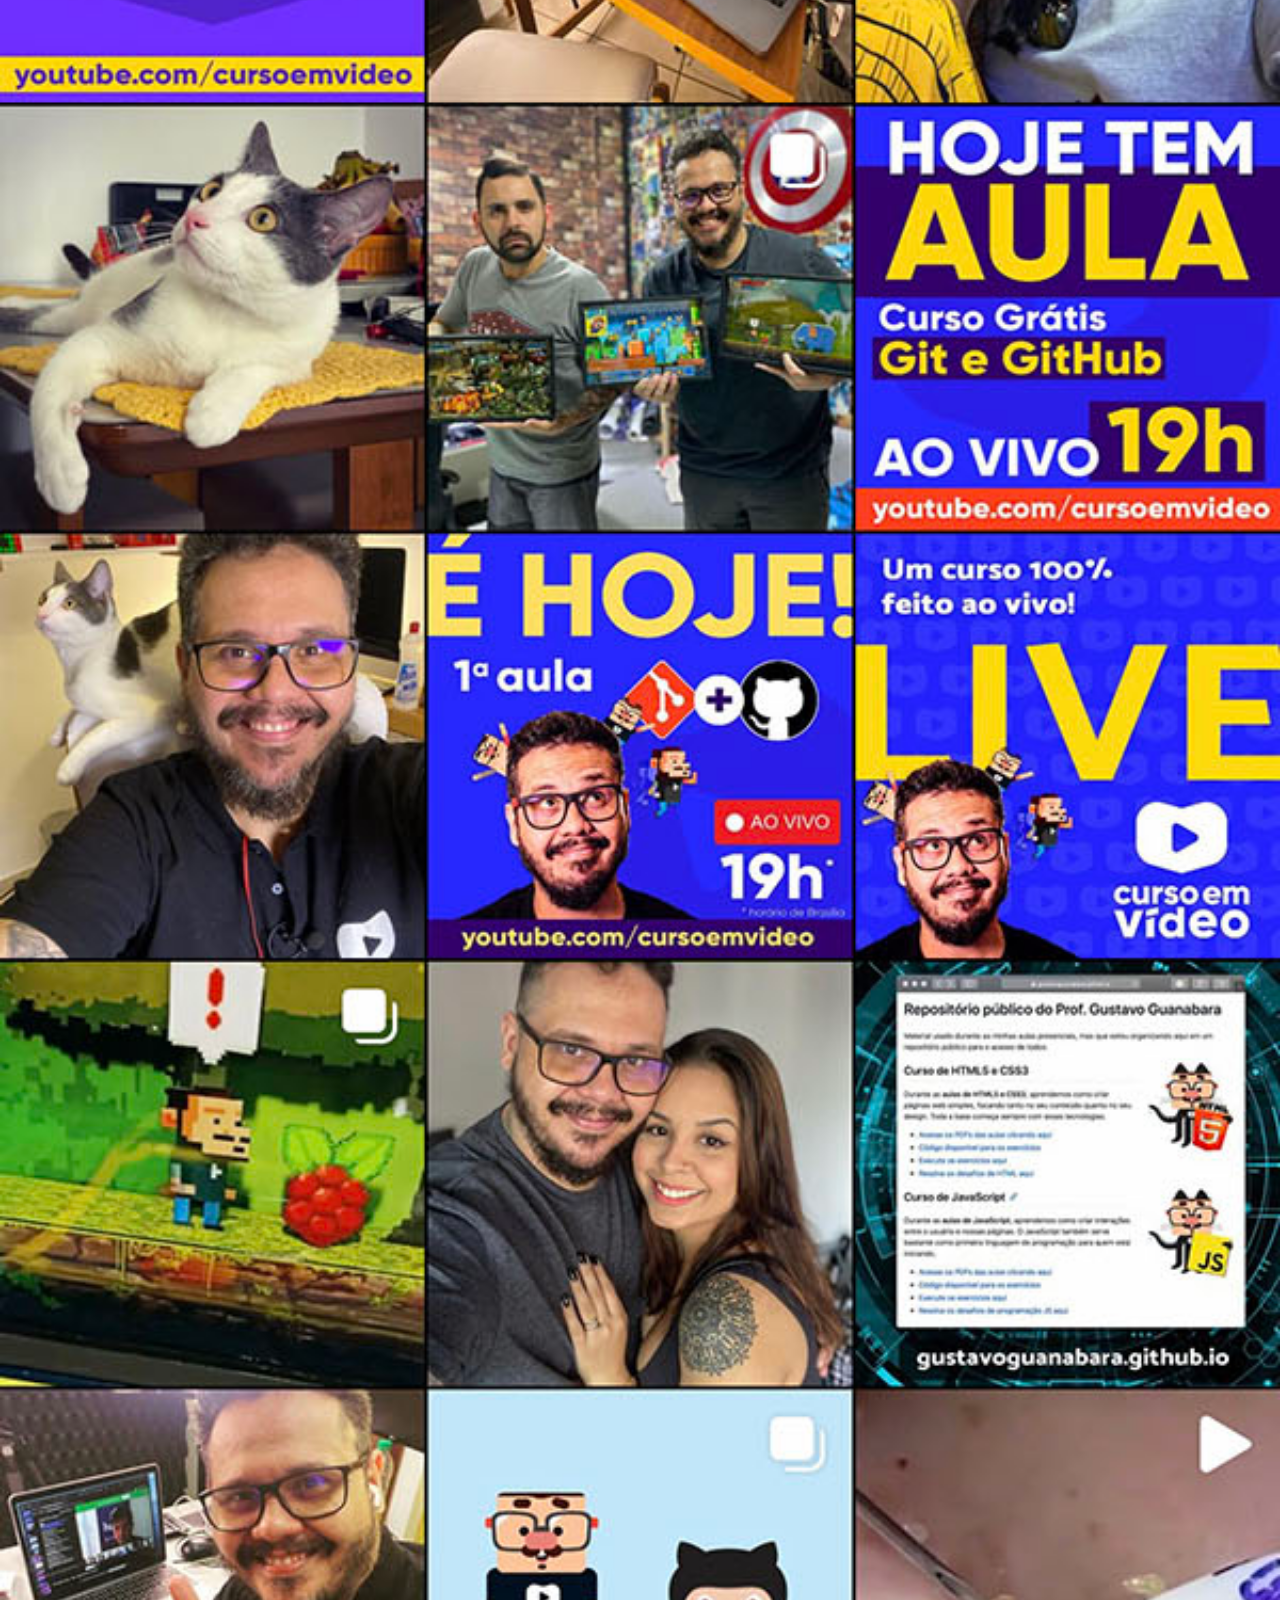
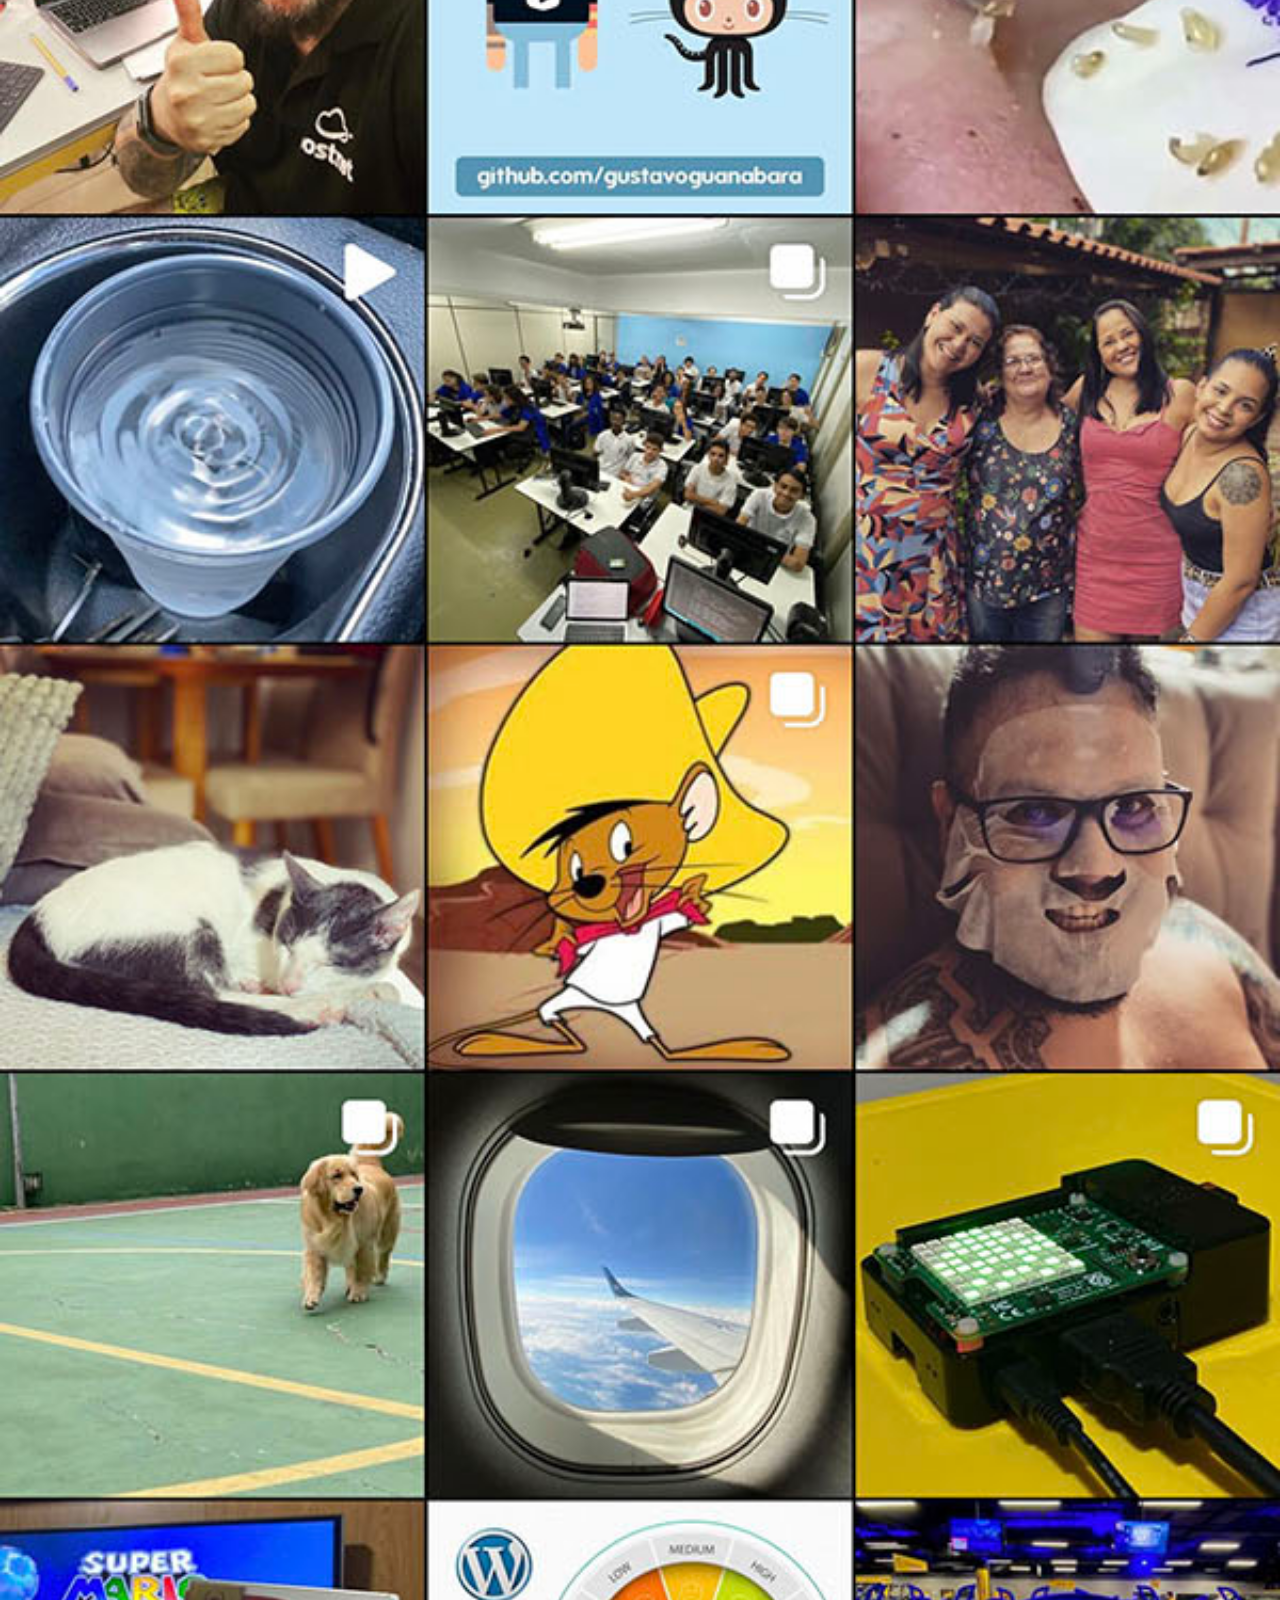
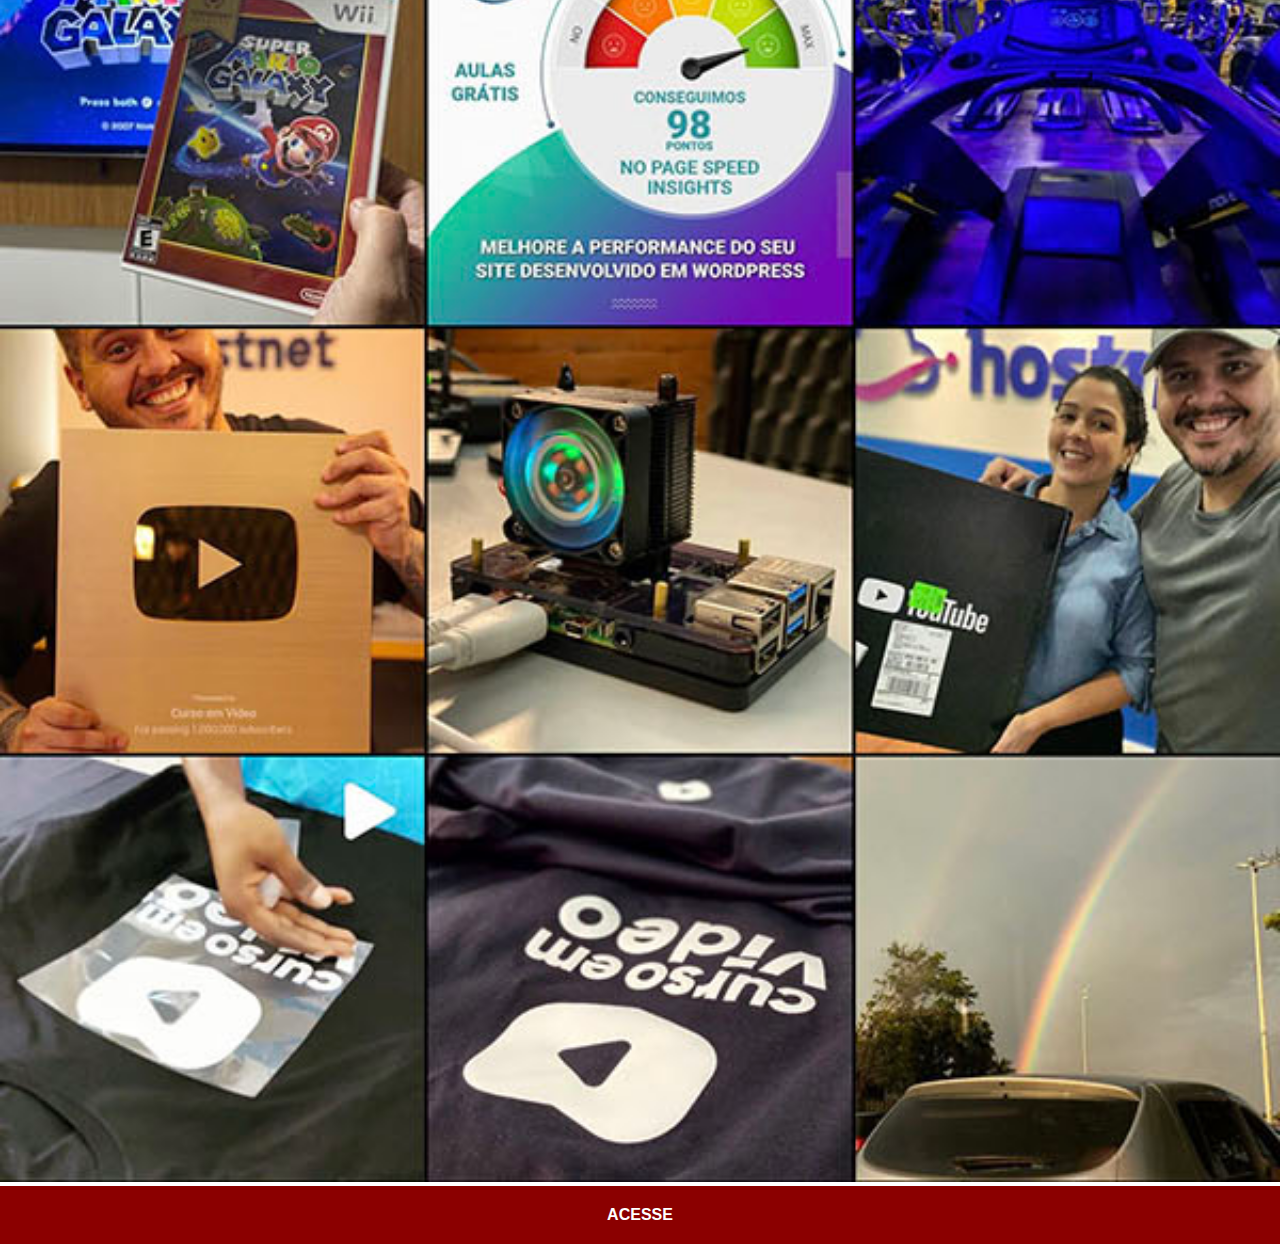
<file: instagram.html>
<!DOCTYPE html>
<html lang="pt-br">
<head>
    <meta charset="UTF-8">
    <meta http-equiv="X-UA-Compatible" content="IE=edge">
    <meta name="viewport" content="width=device-width, initial-scale=1.0">
    <title>instagram</title>
    <link rel="stylesheet" href="estilos/social.css">
</head>
<body>
    <img src="imagens/tela-instagram.jpg" alt="Instagram">
    <a href="https://www.instagram.com/gustavoguanabara/?hl=en" target="_blank">ACESSE</a>
</body>
</html>
</file>
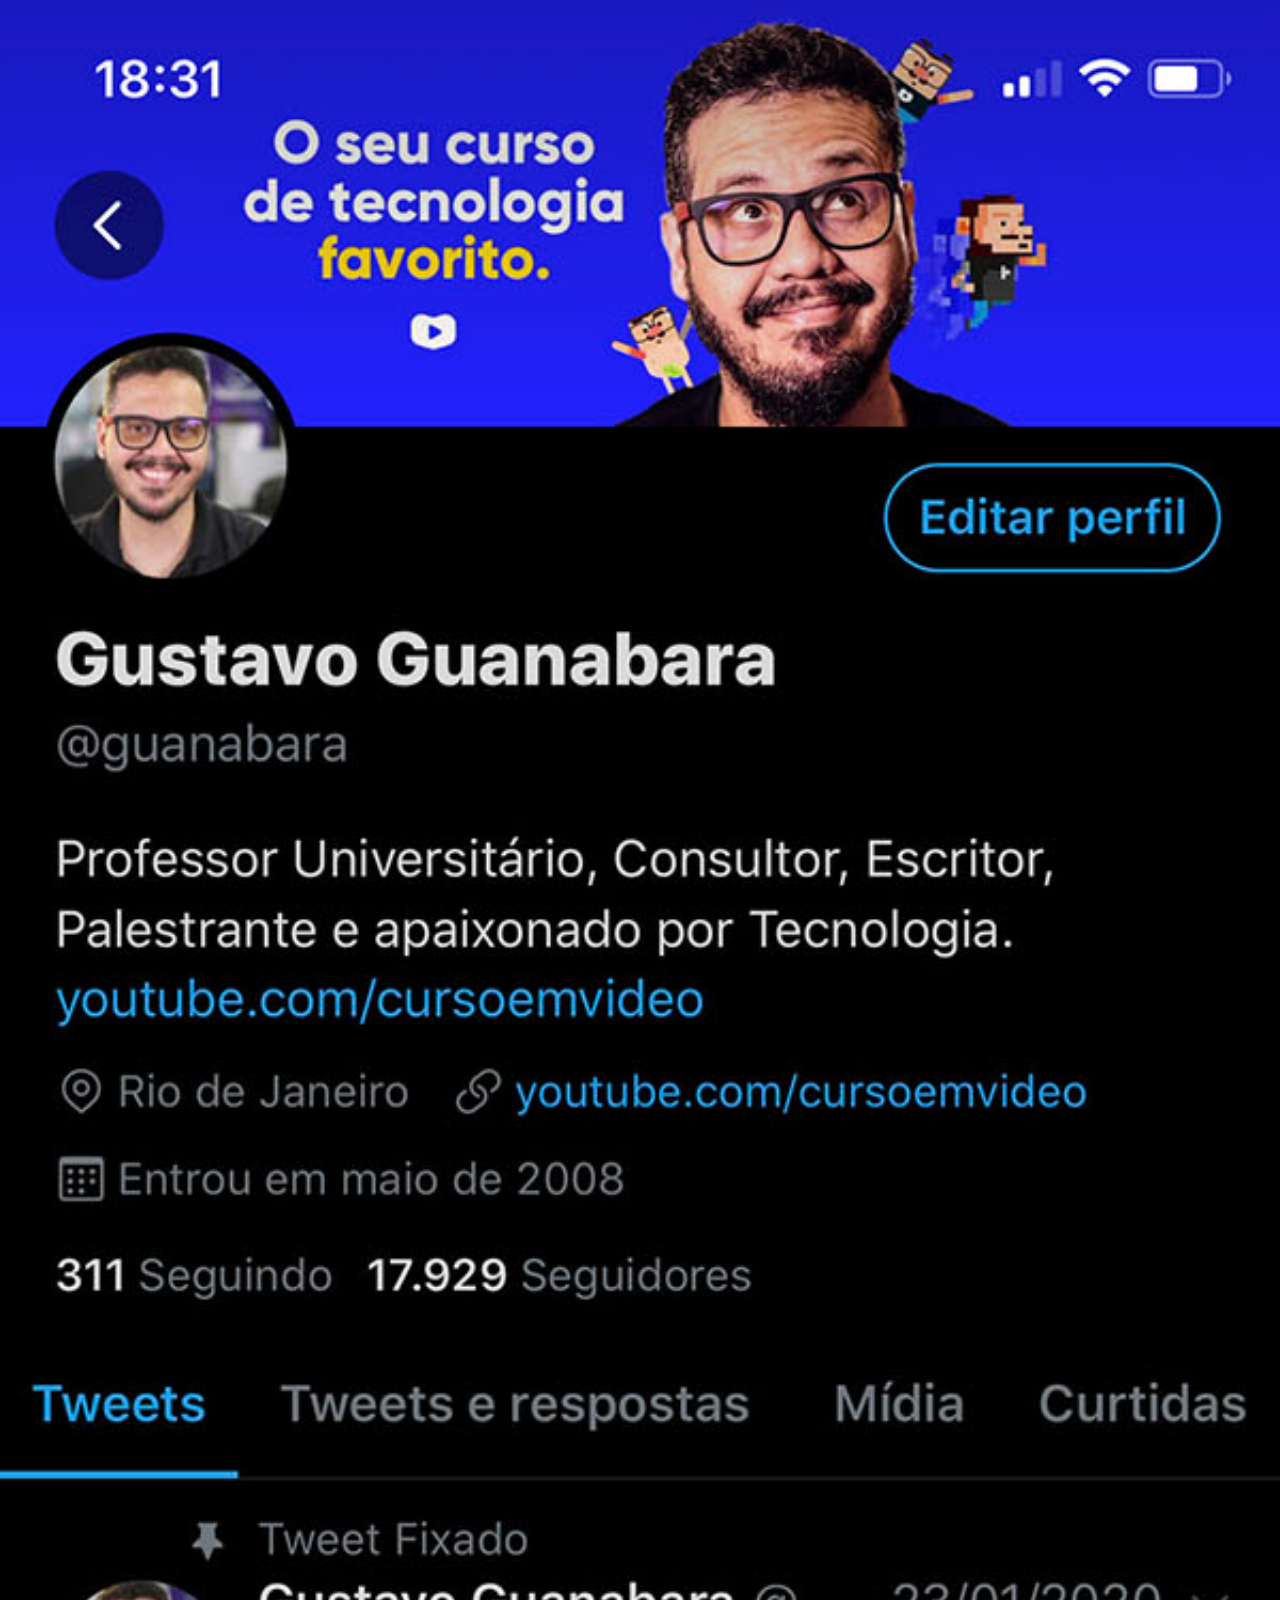
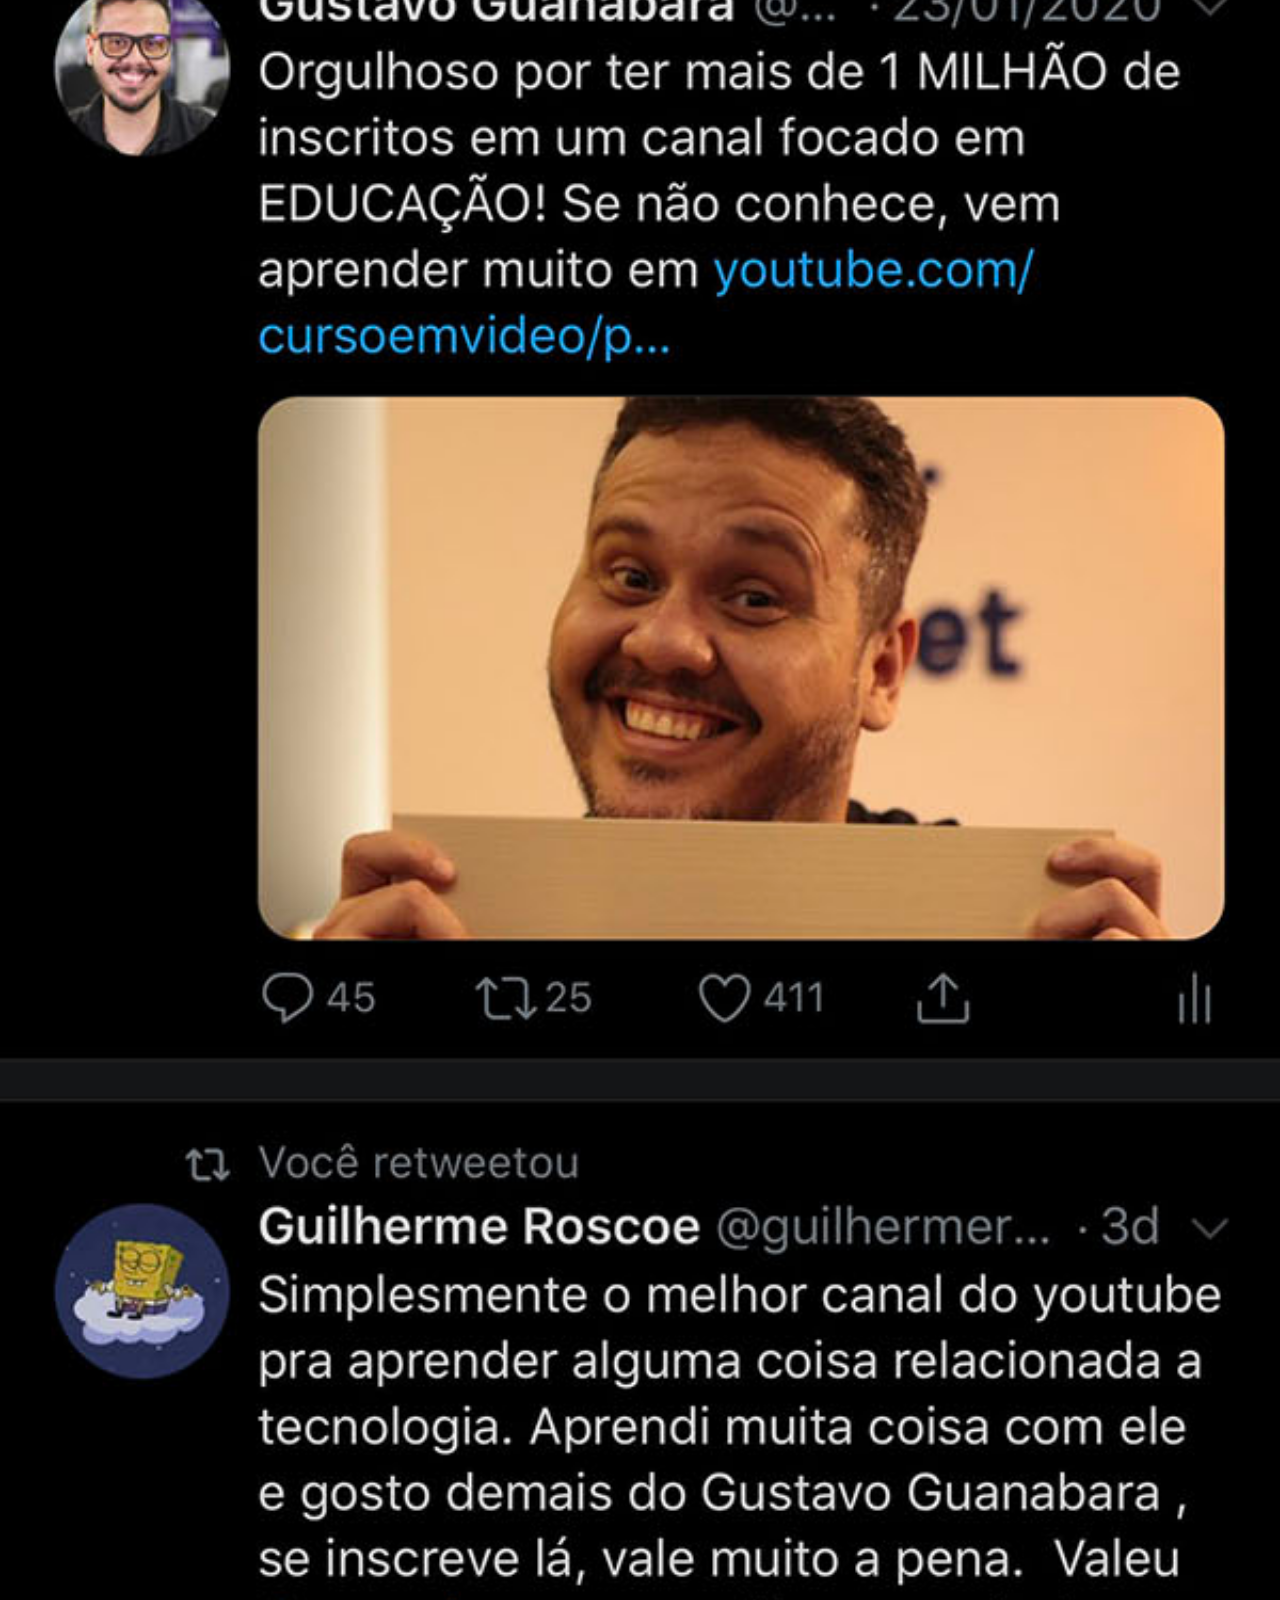
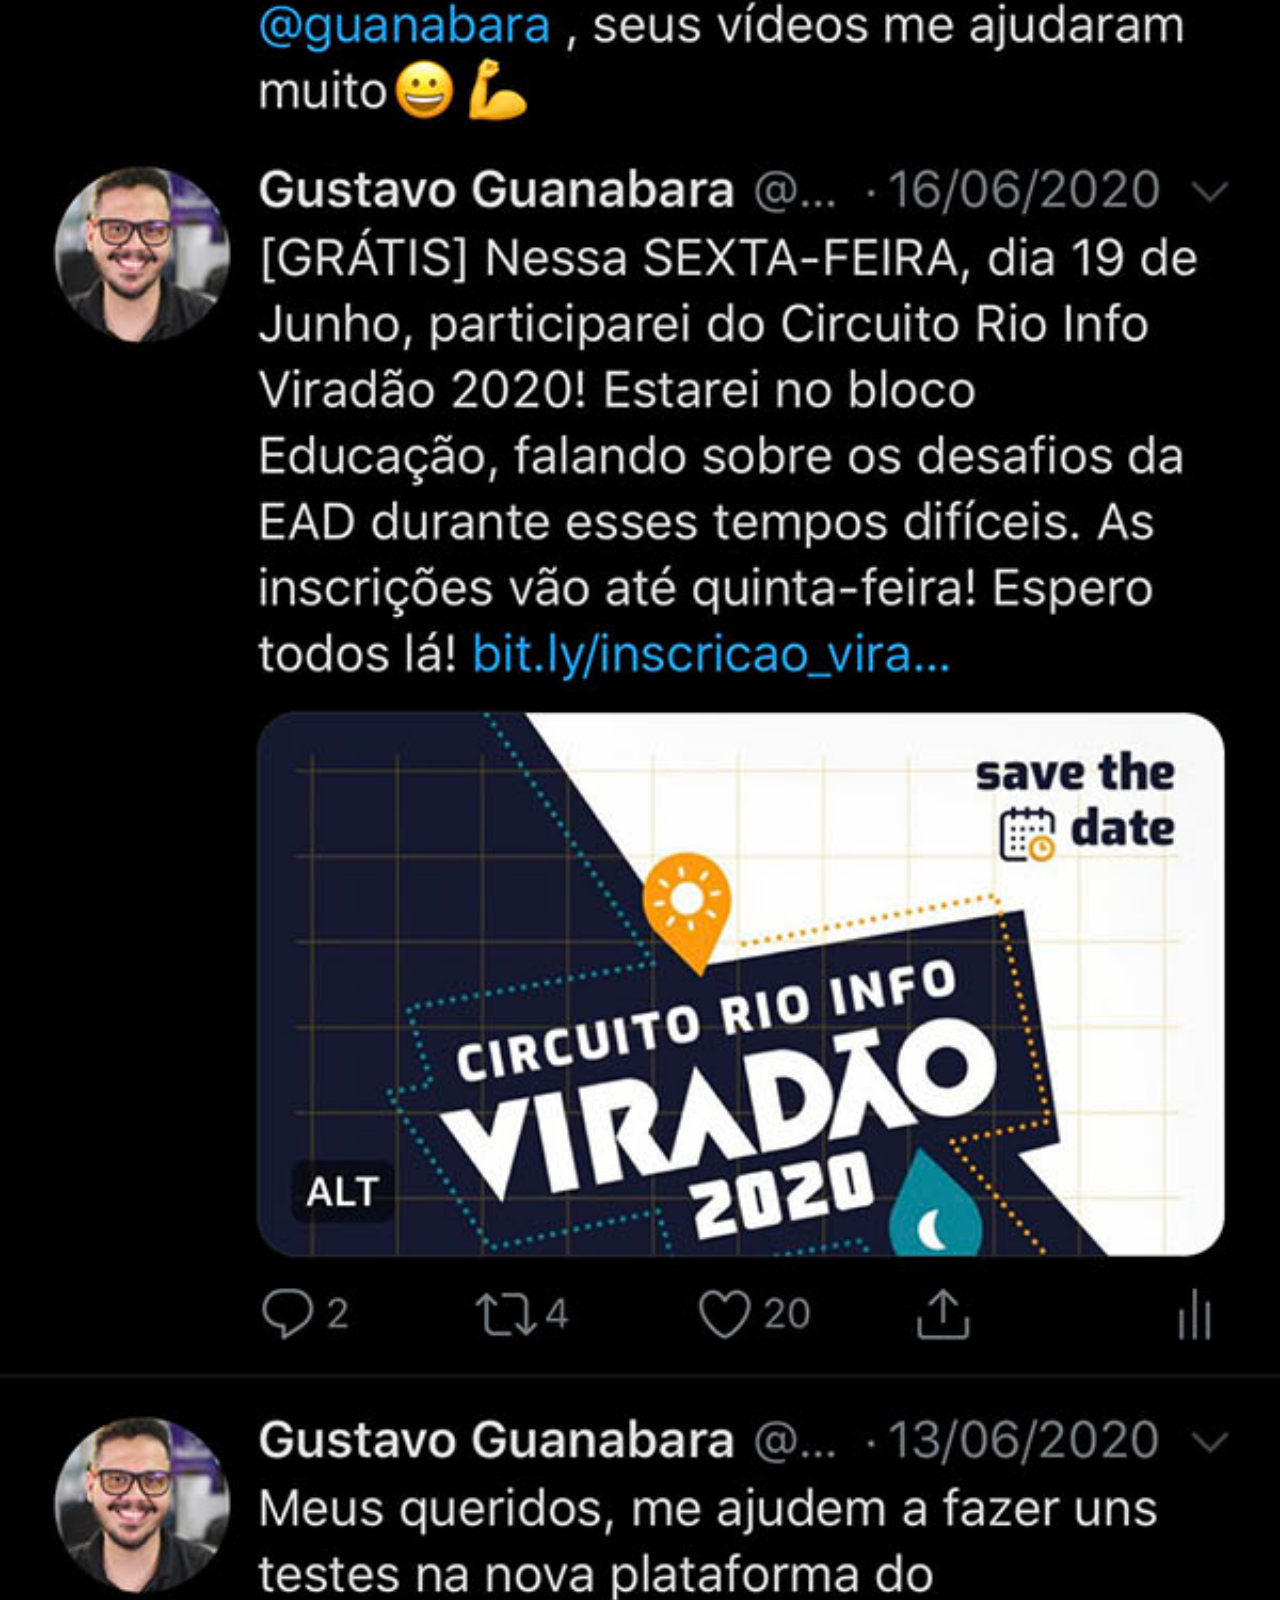
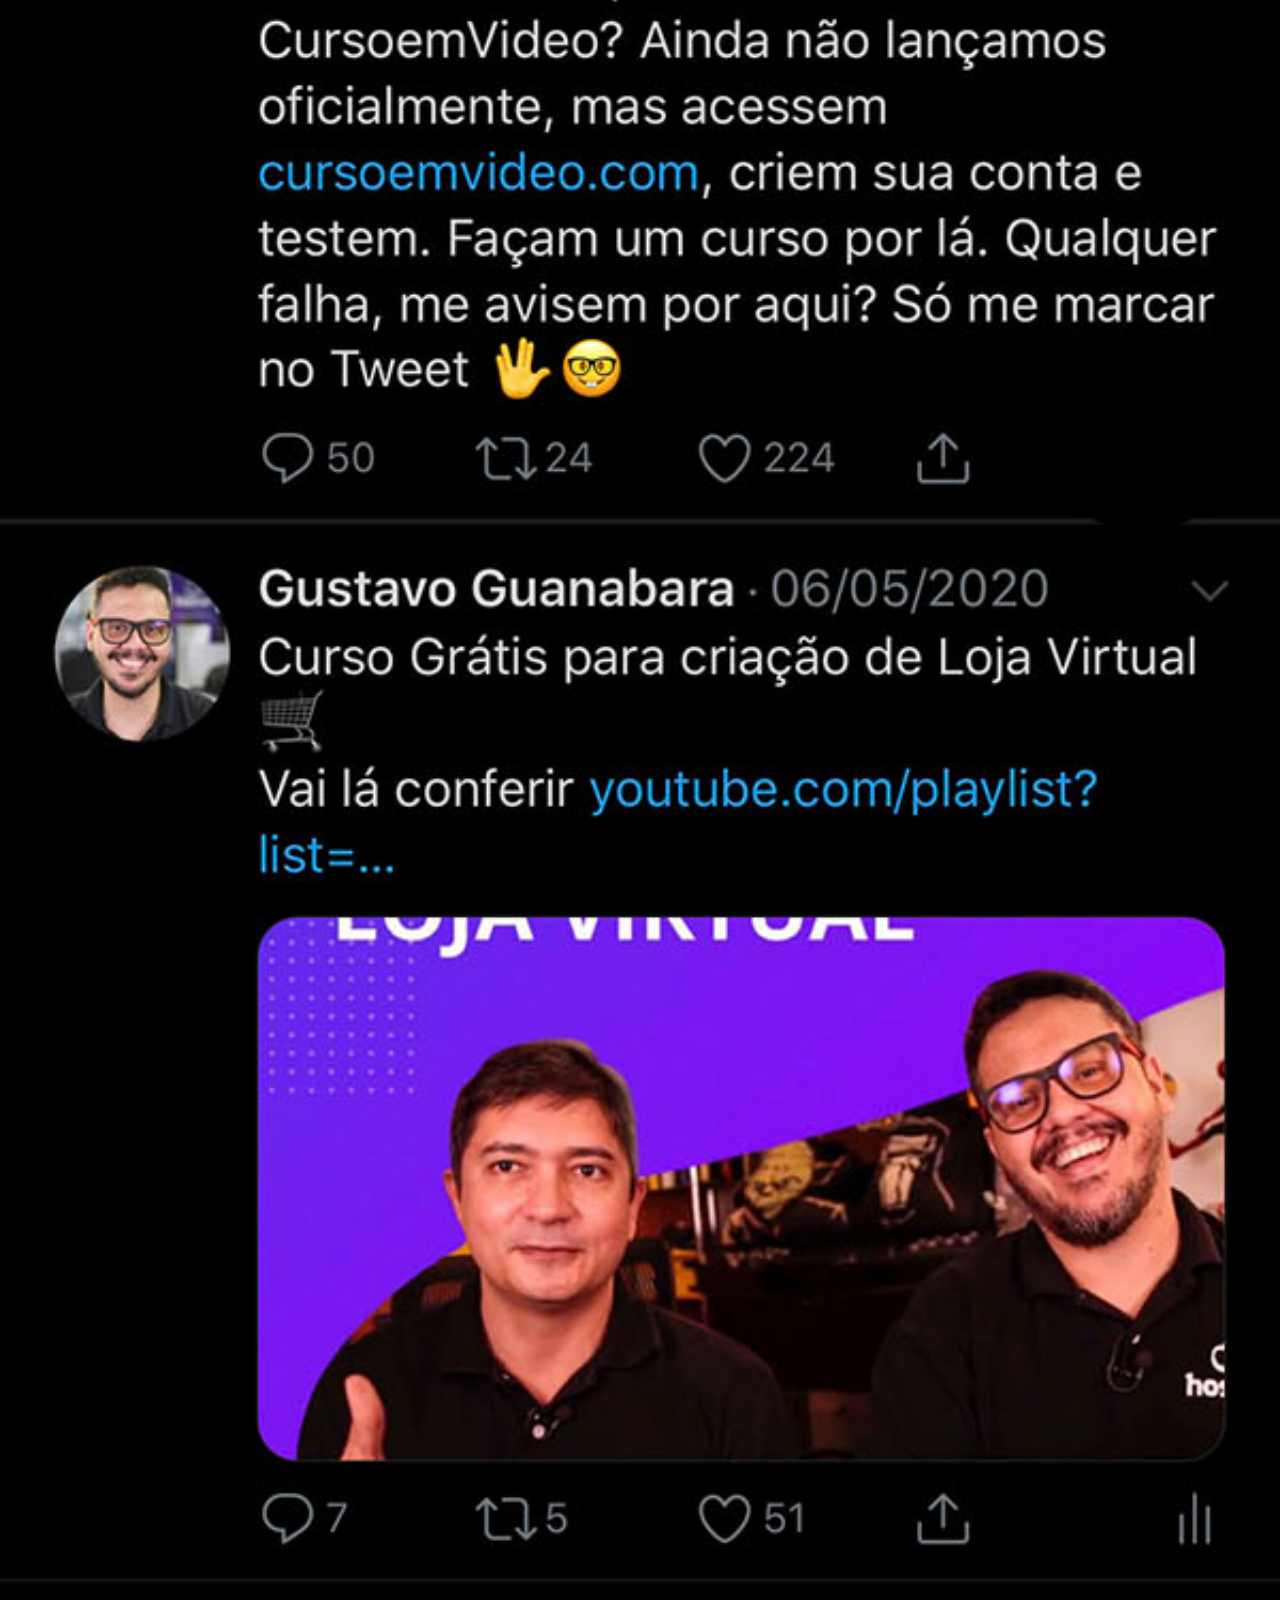
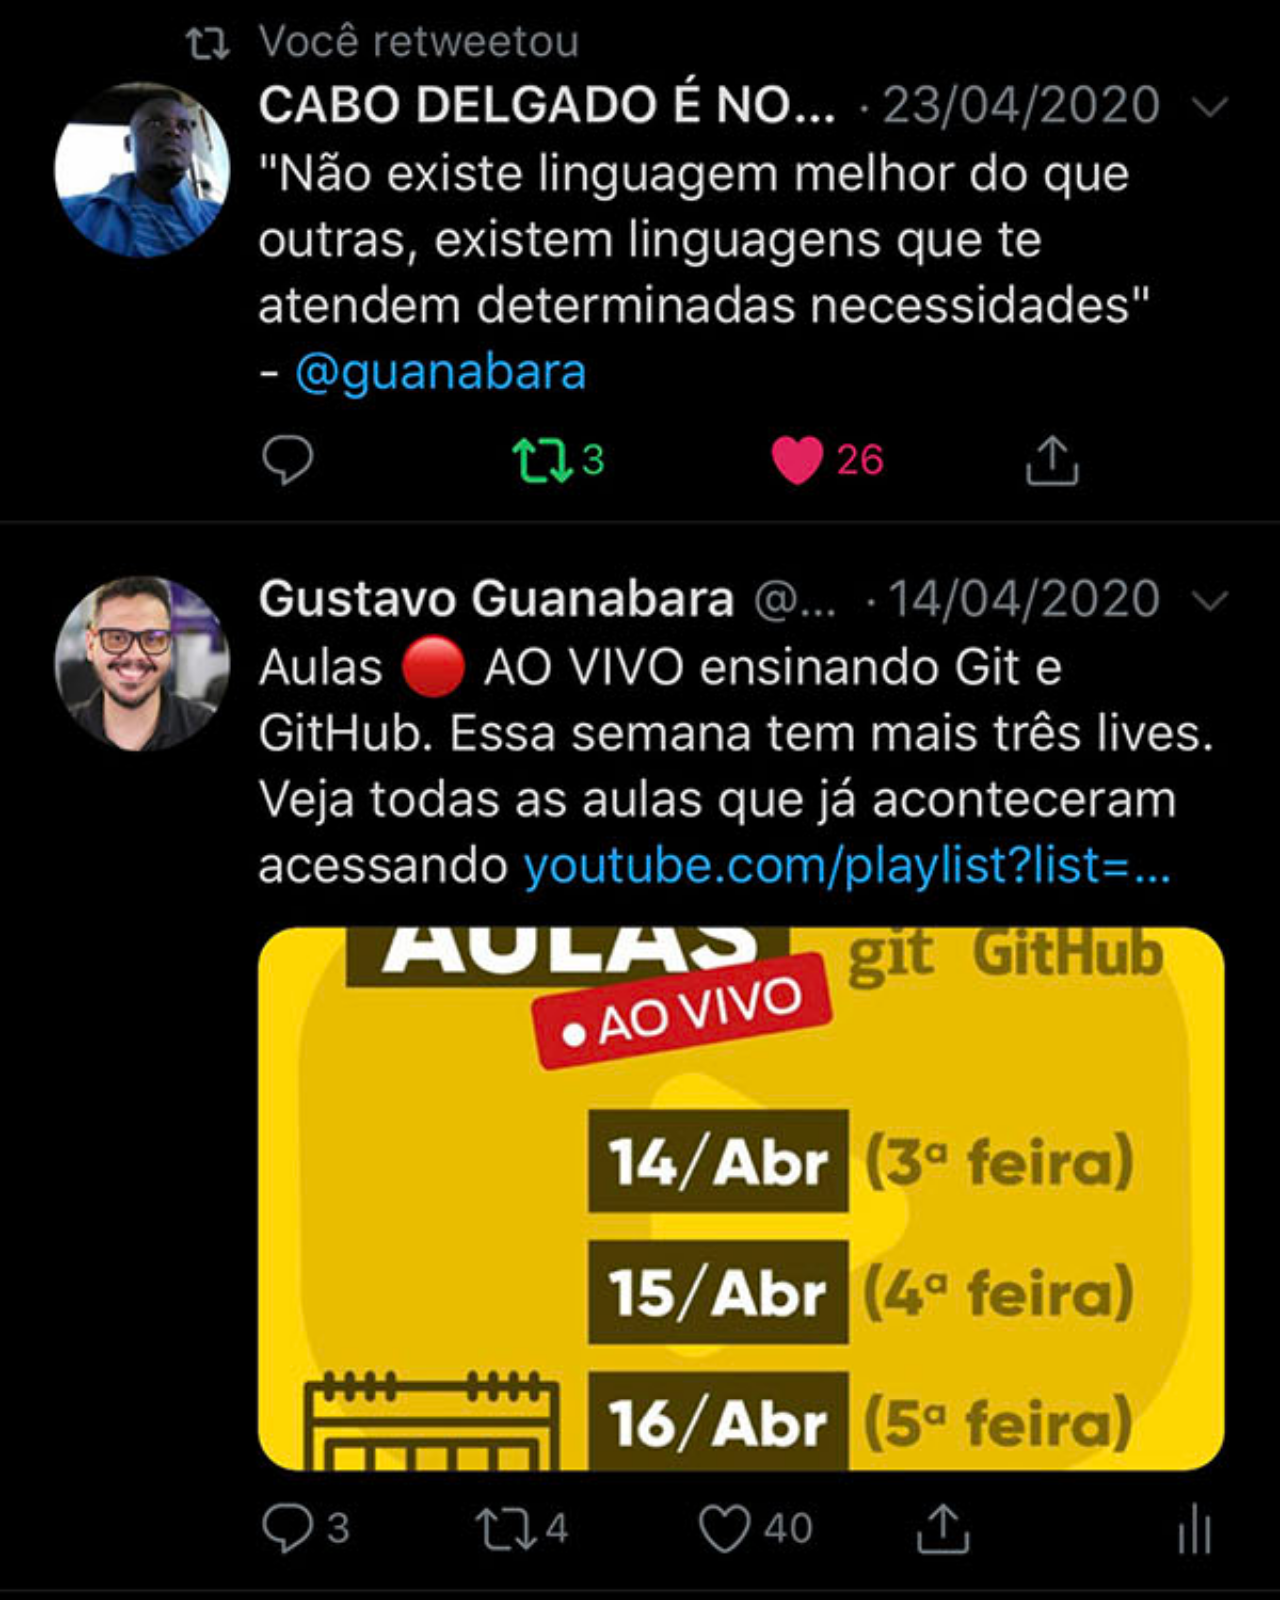
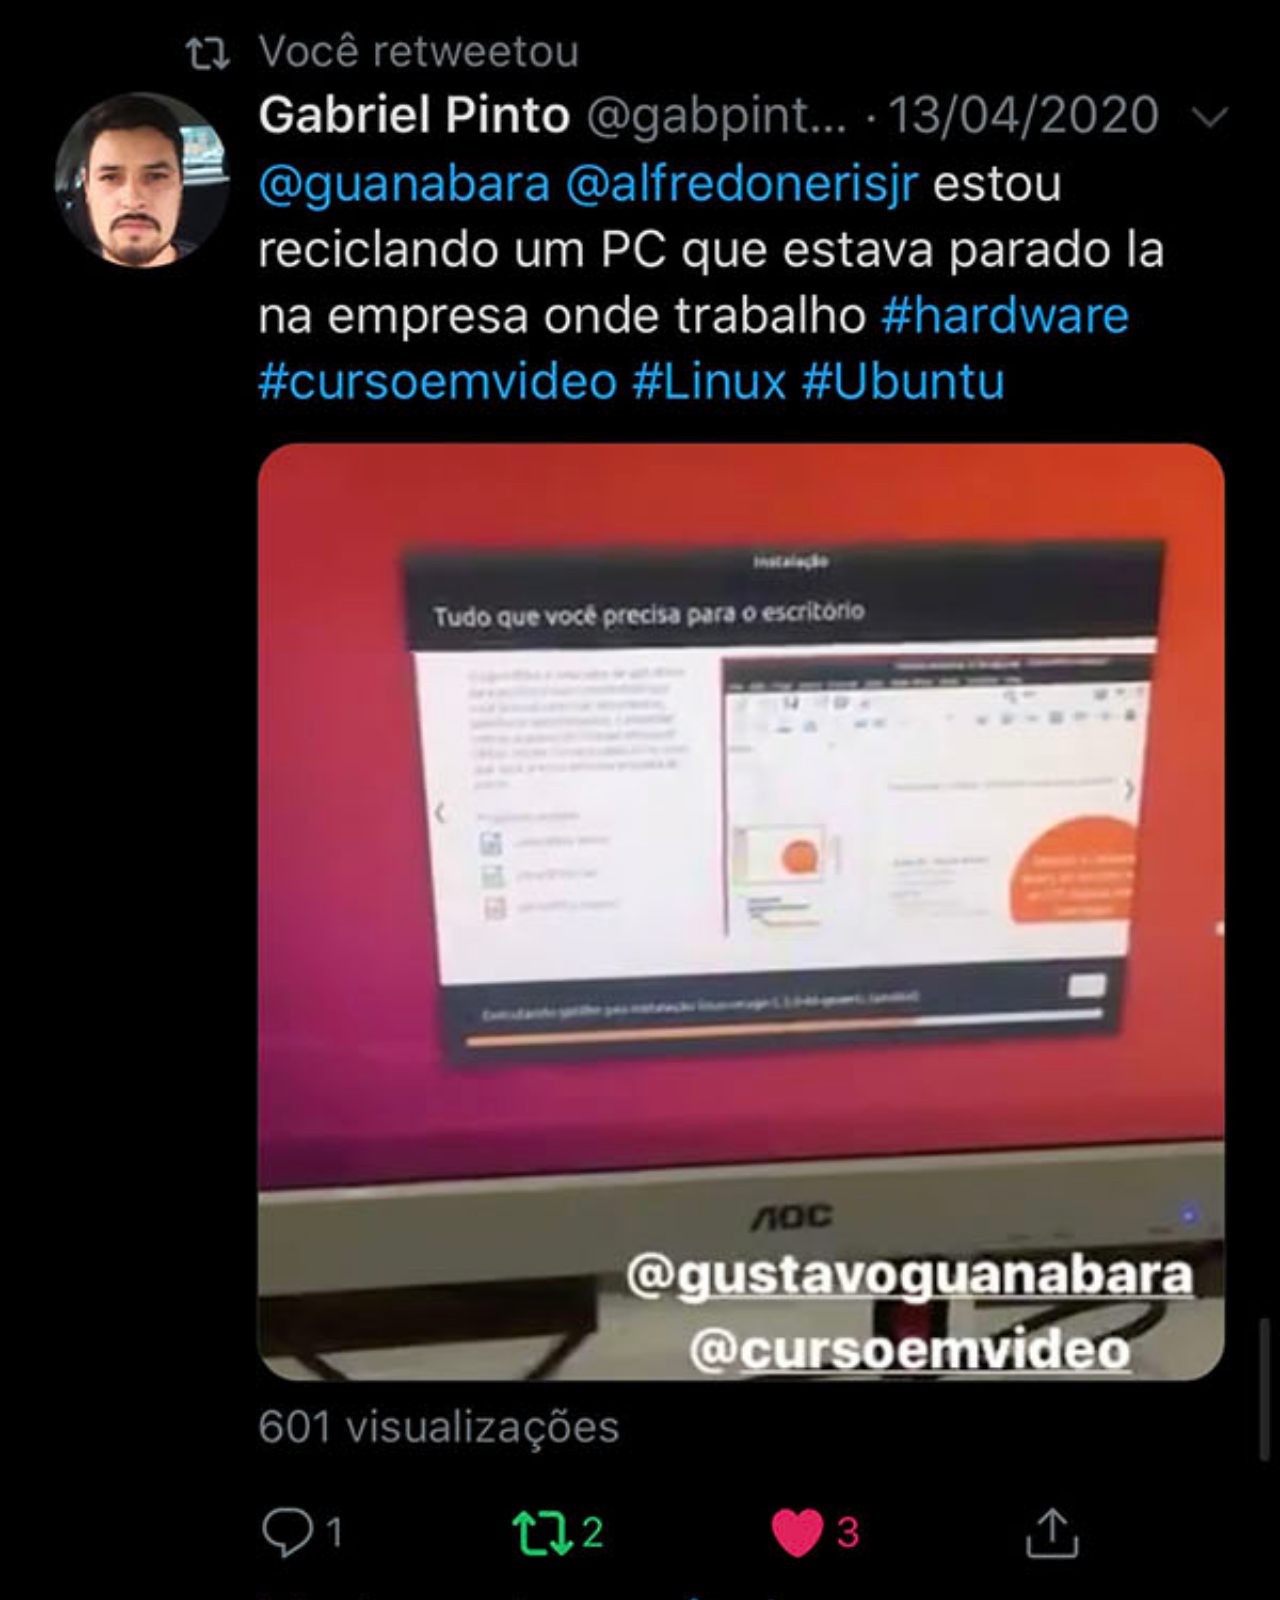
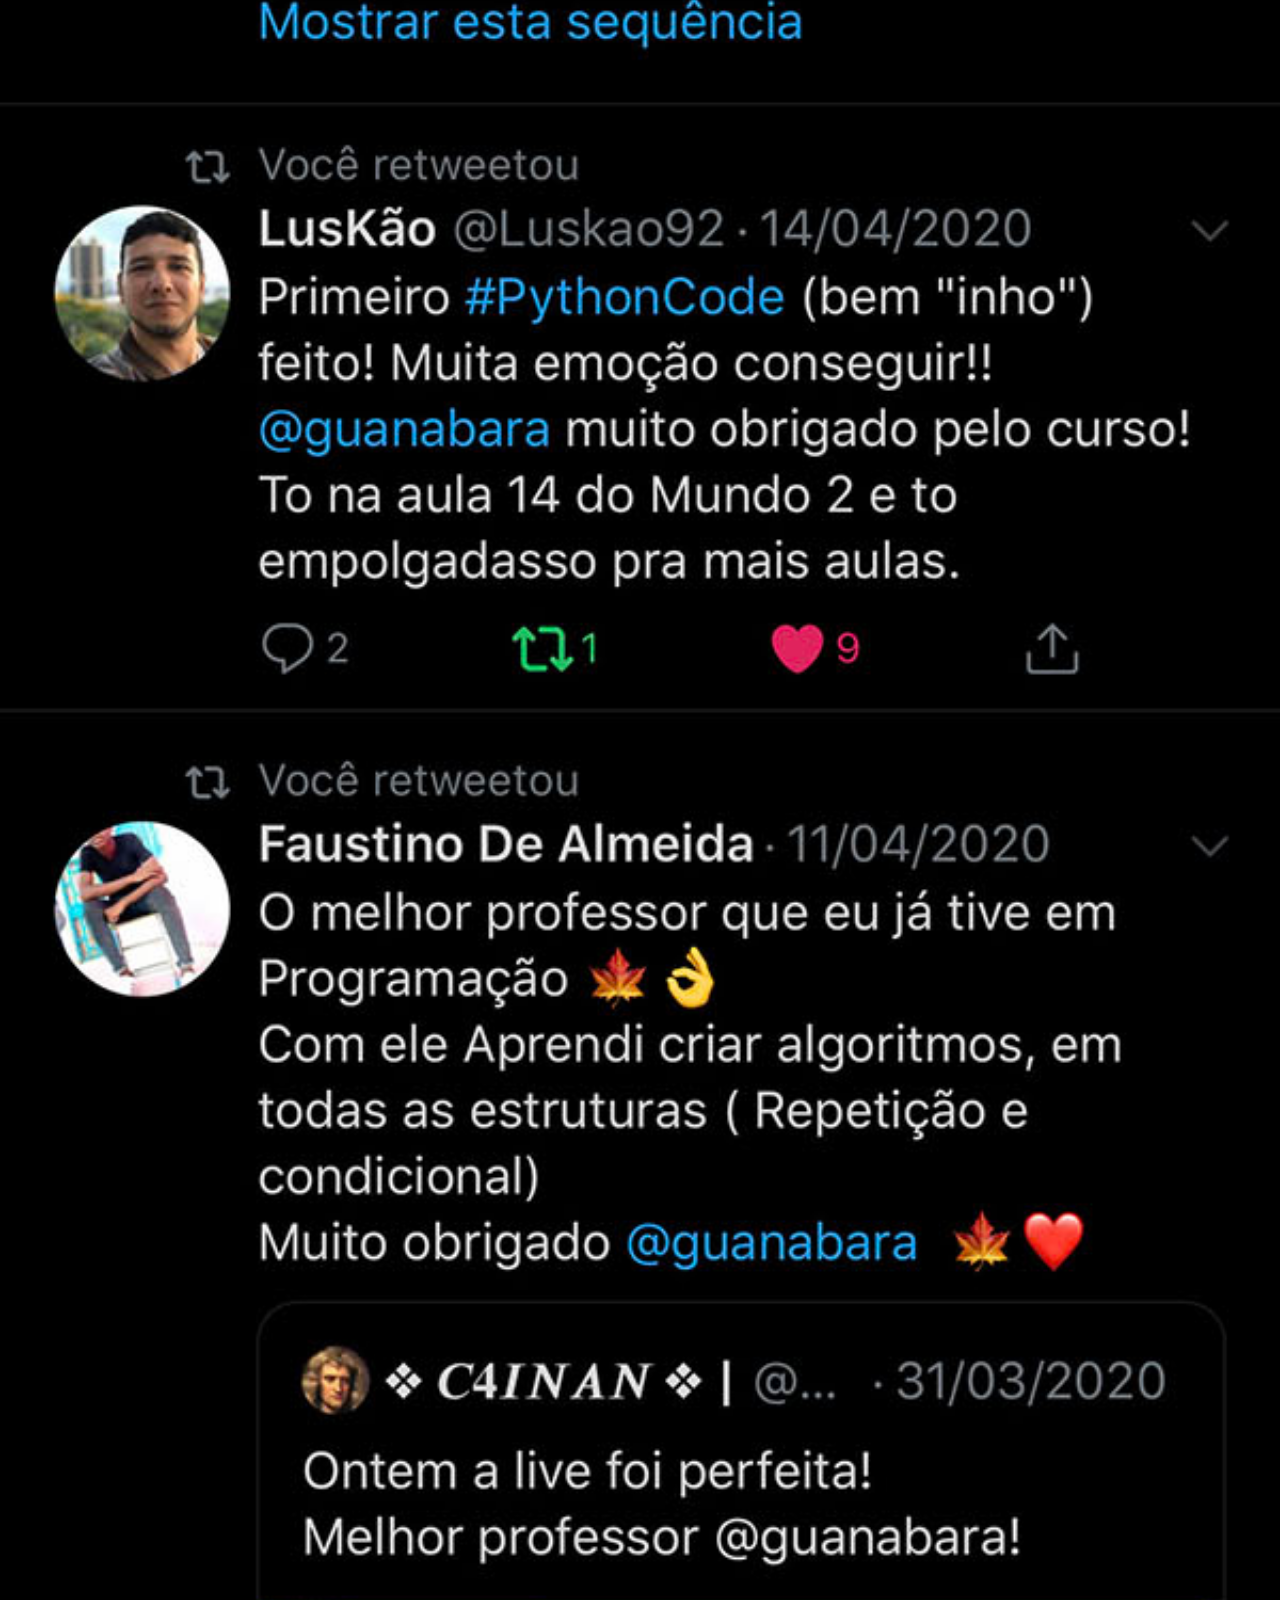
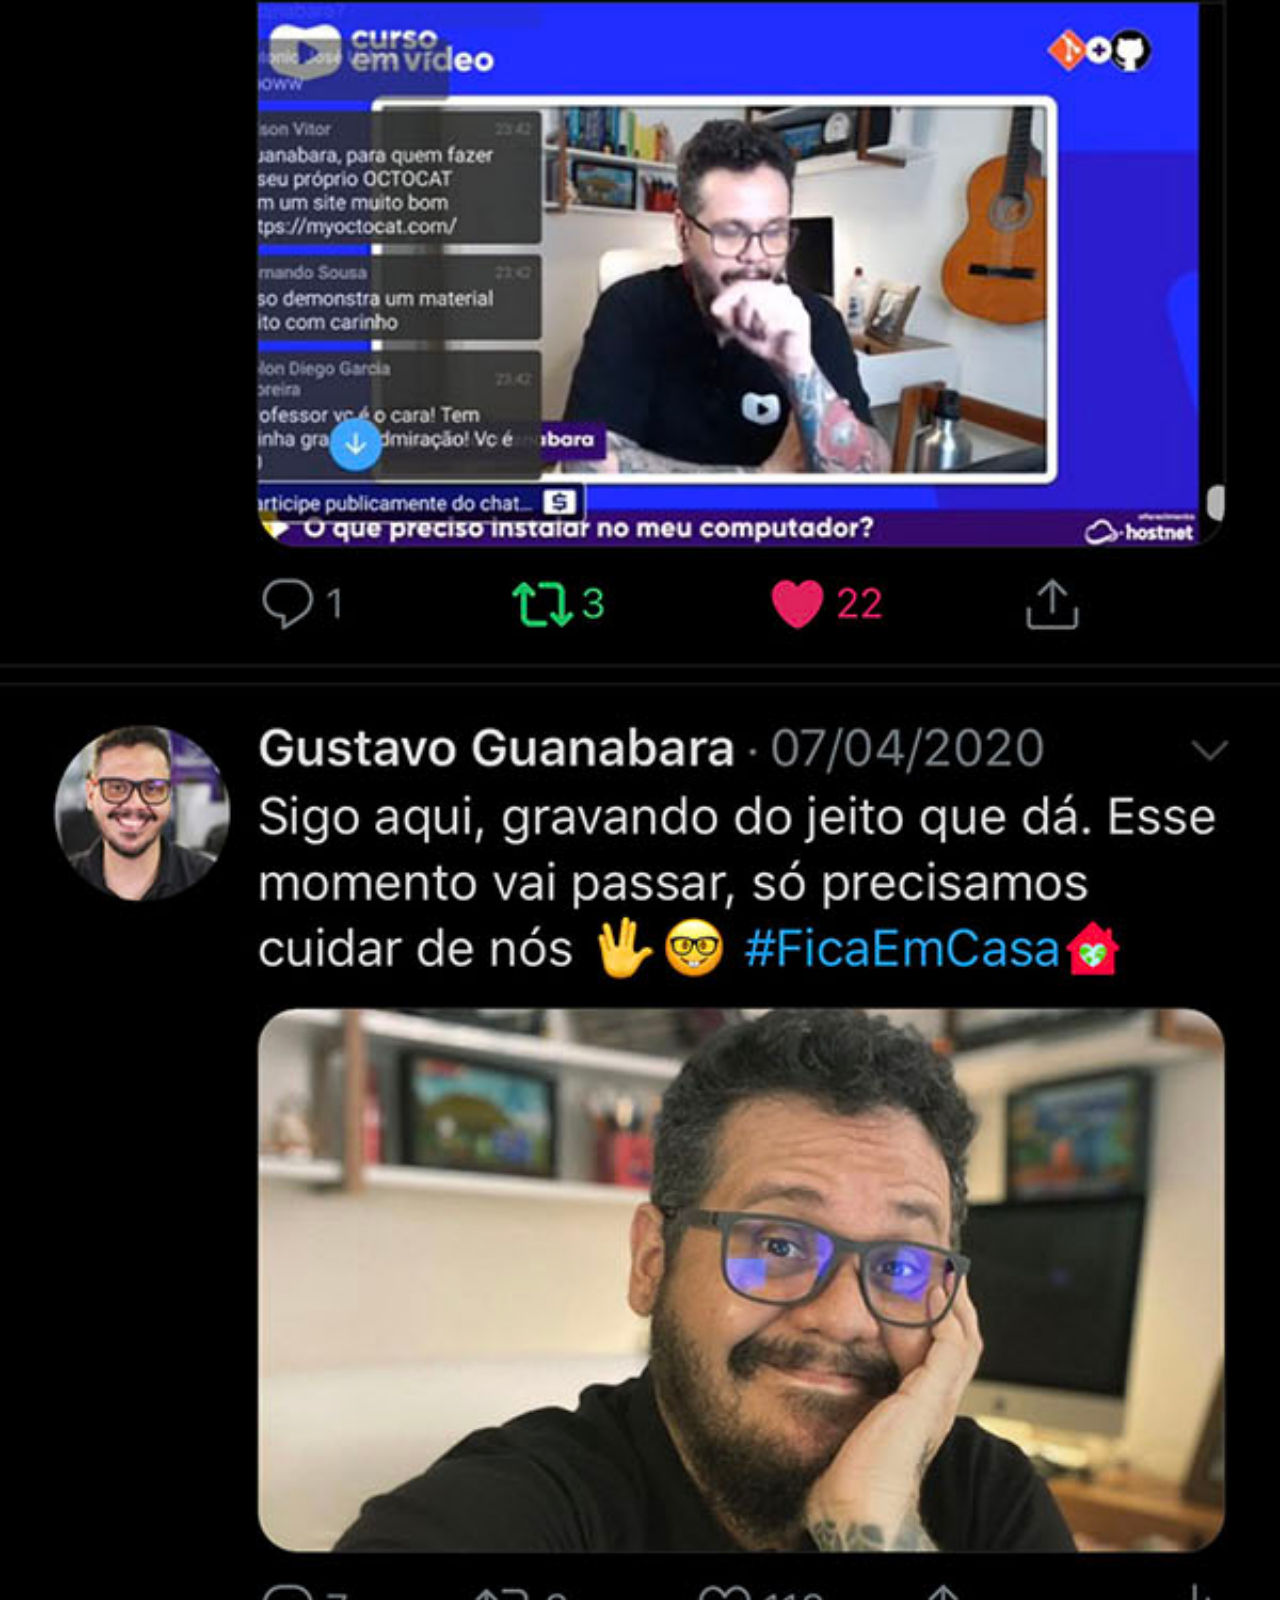
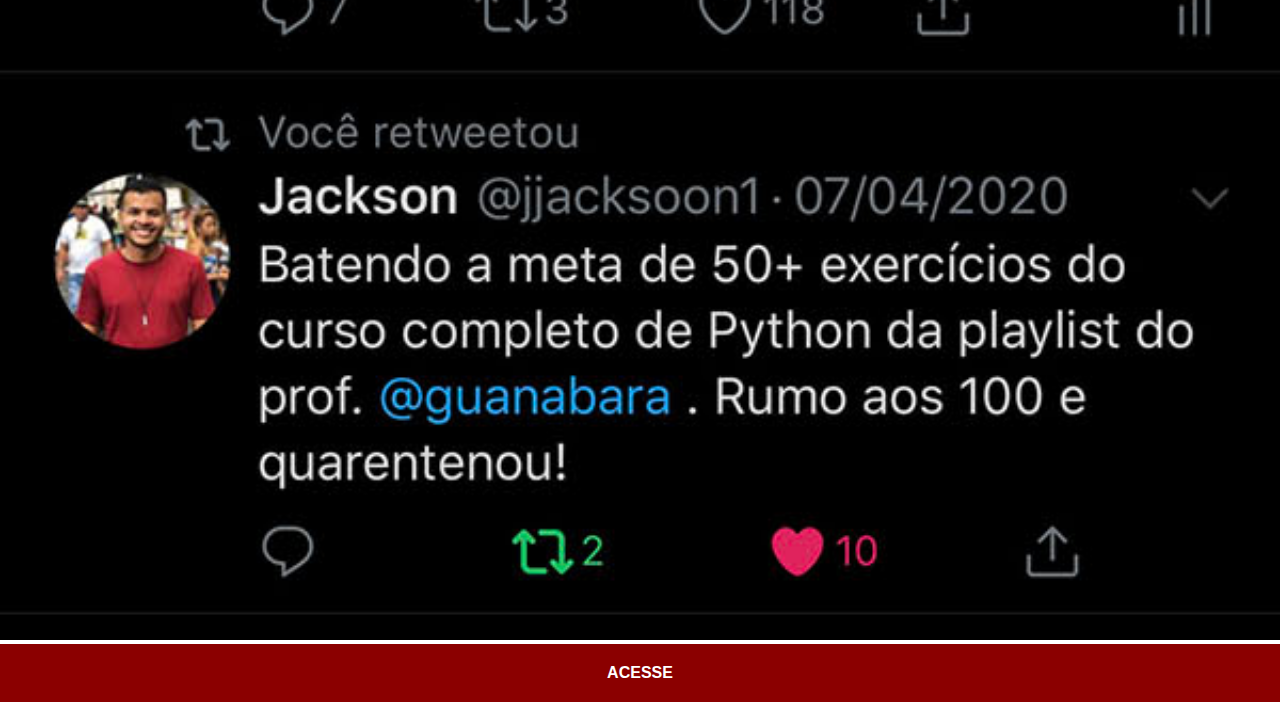
<file: twitter.html>
<!DOCTYPE html>
<html lang="pt-br">
<head>
    <meta charset="UTF-8">
    <meta http-equiv="X-UA-Compatible" content="IE=edge">
    <meta name="viewport" content="width=device-width, initial-scale=1.0">
    <title>twitter</title>
    <link rel="stylesheet" href="estilos/social.css">
</head>
<body>
    <img src="imagens/tela-twitter.jpg" alt="twitter">
    <a href="https://twitter.com/" target="_blank">ACESSE</a>
</body>
</html>
</file>
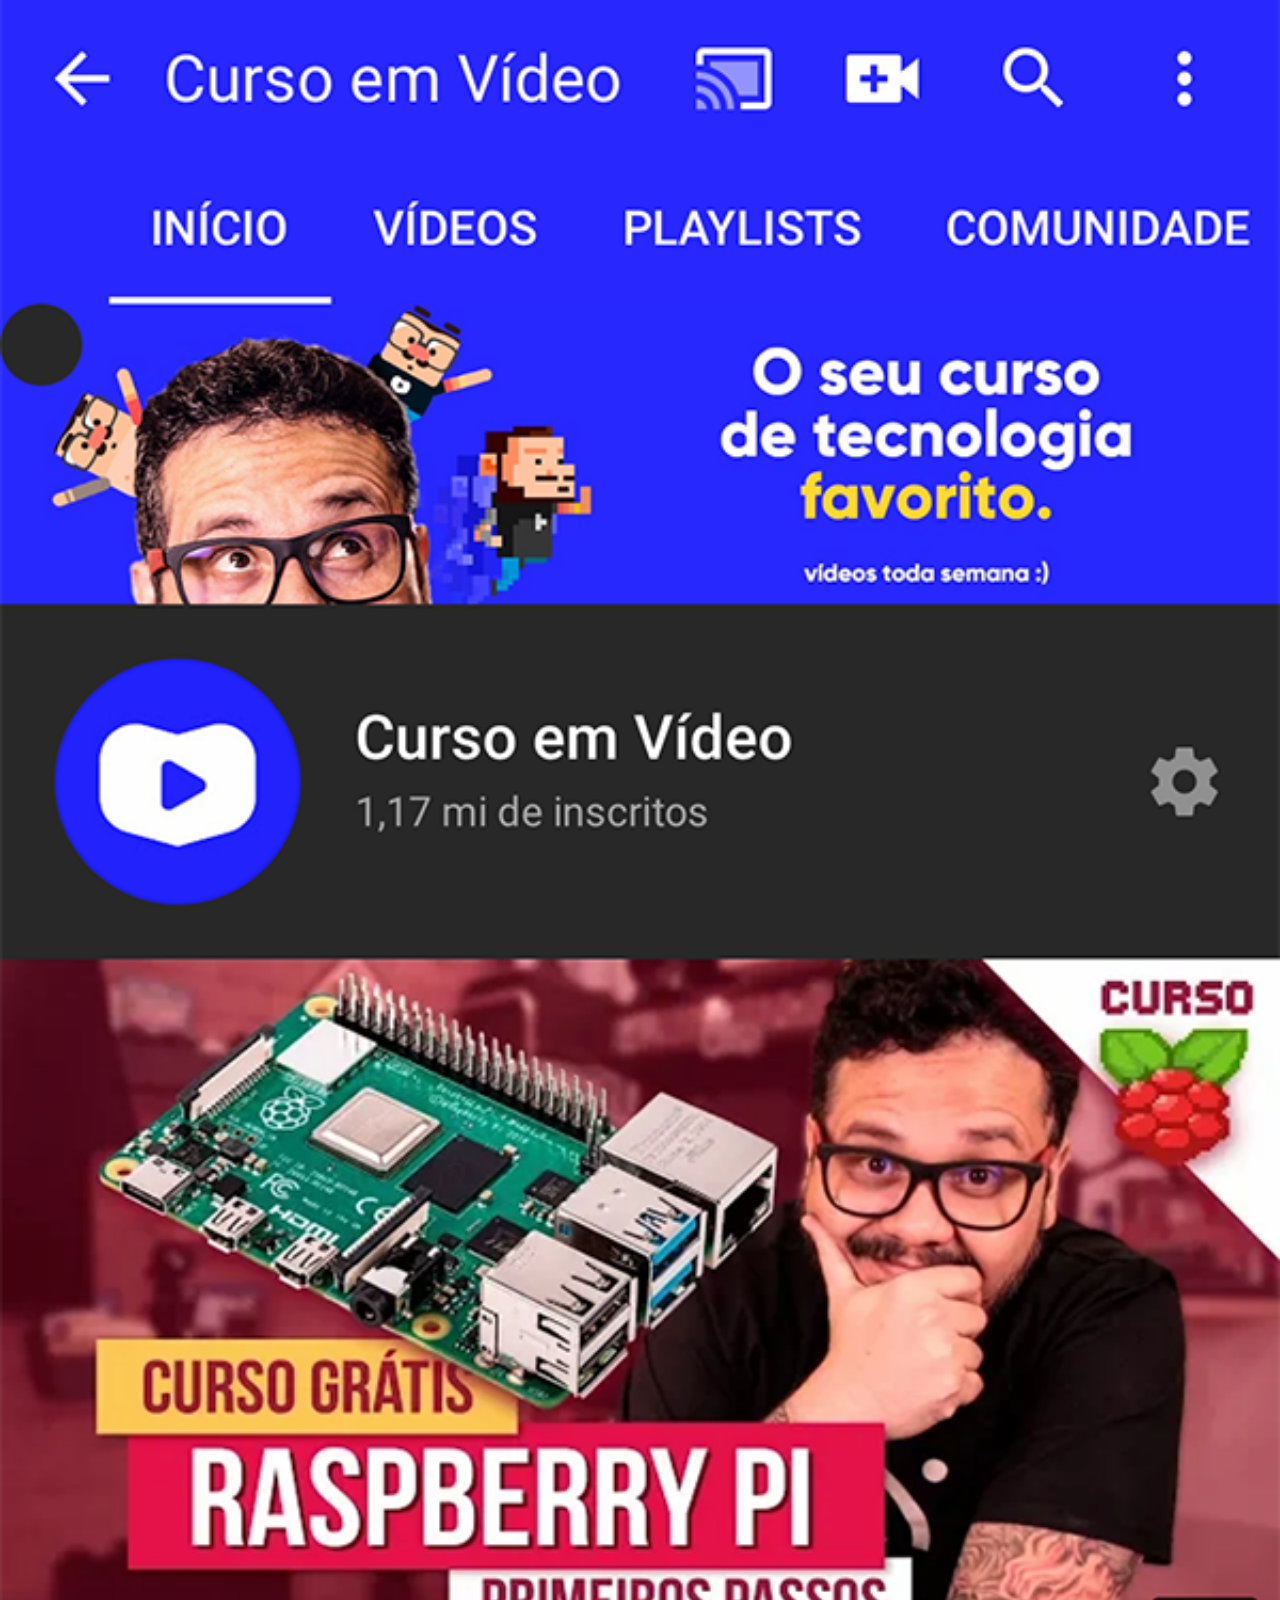
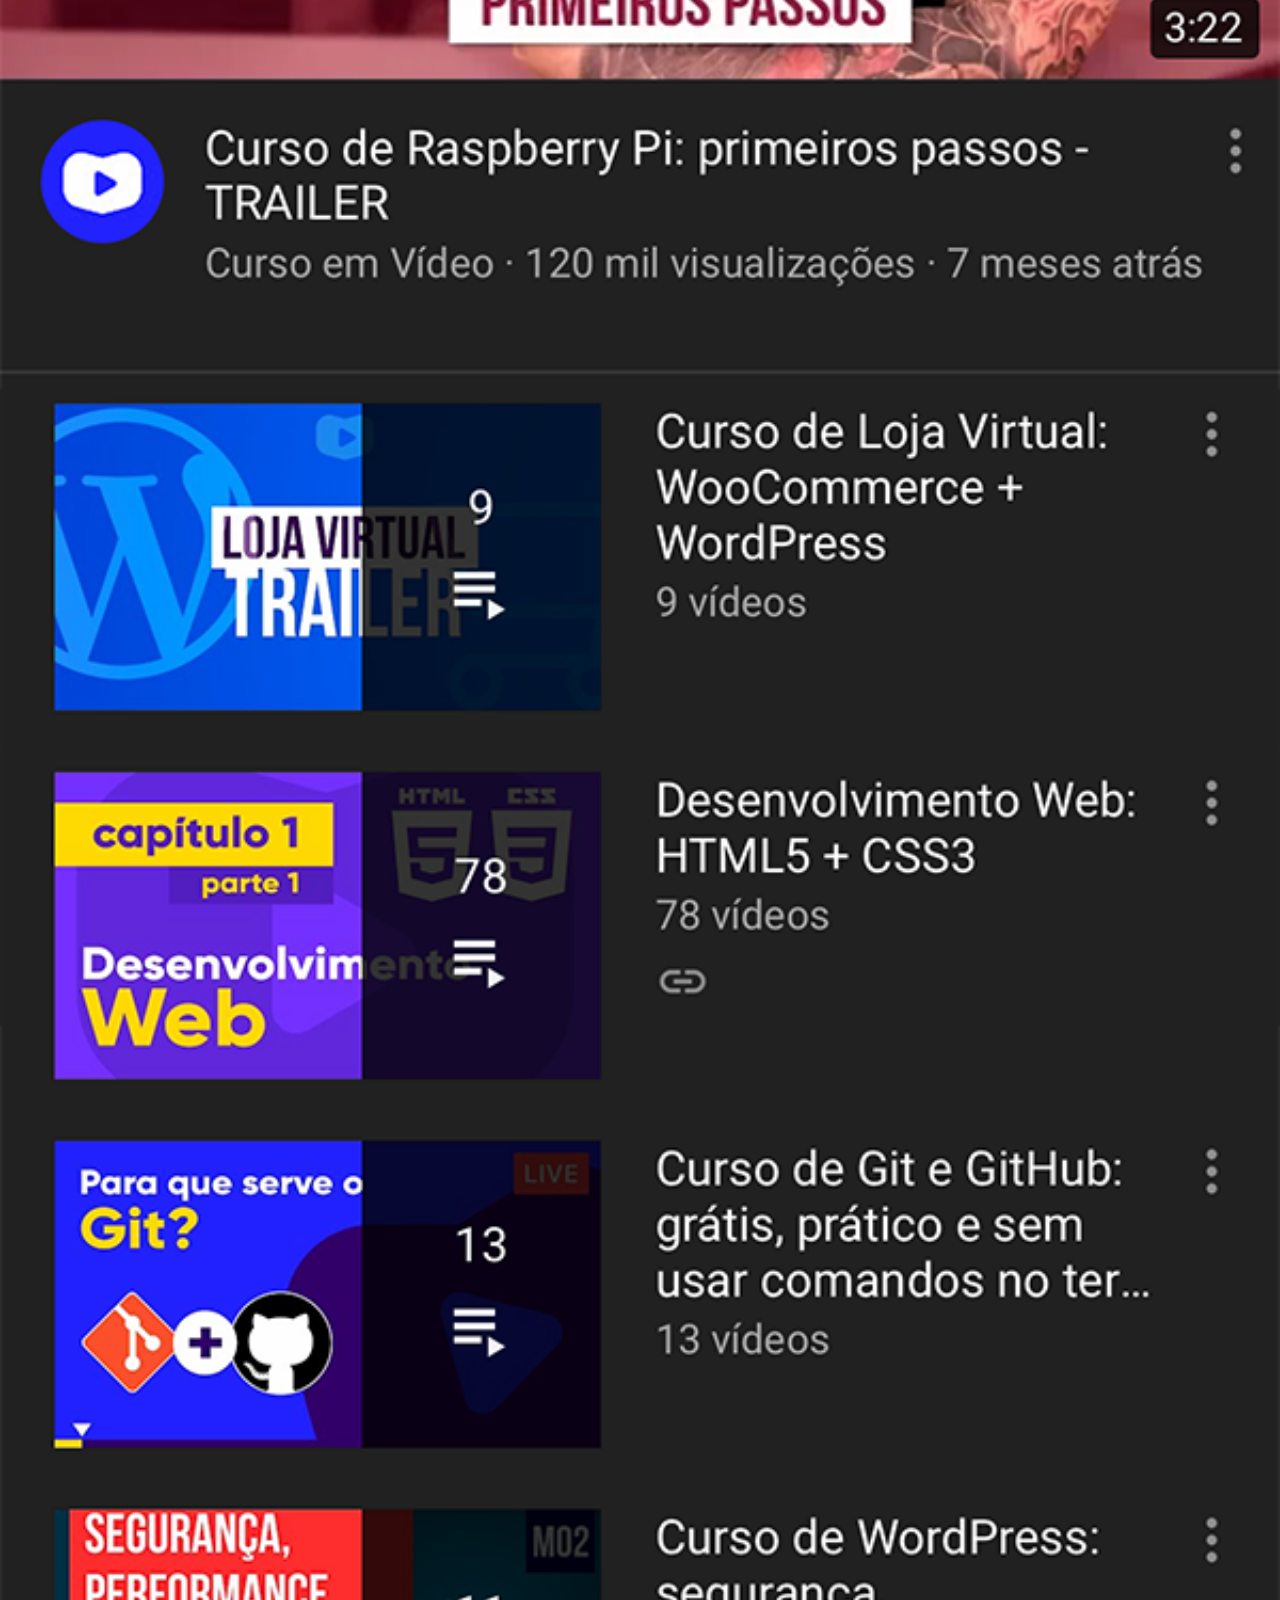
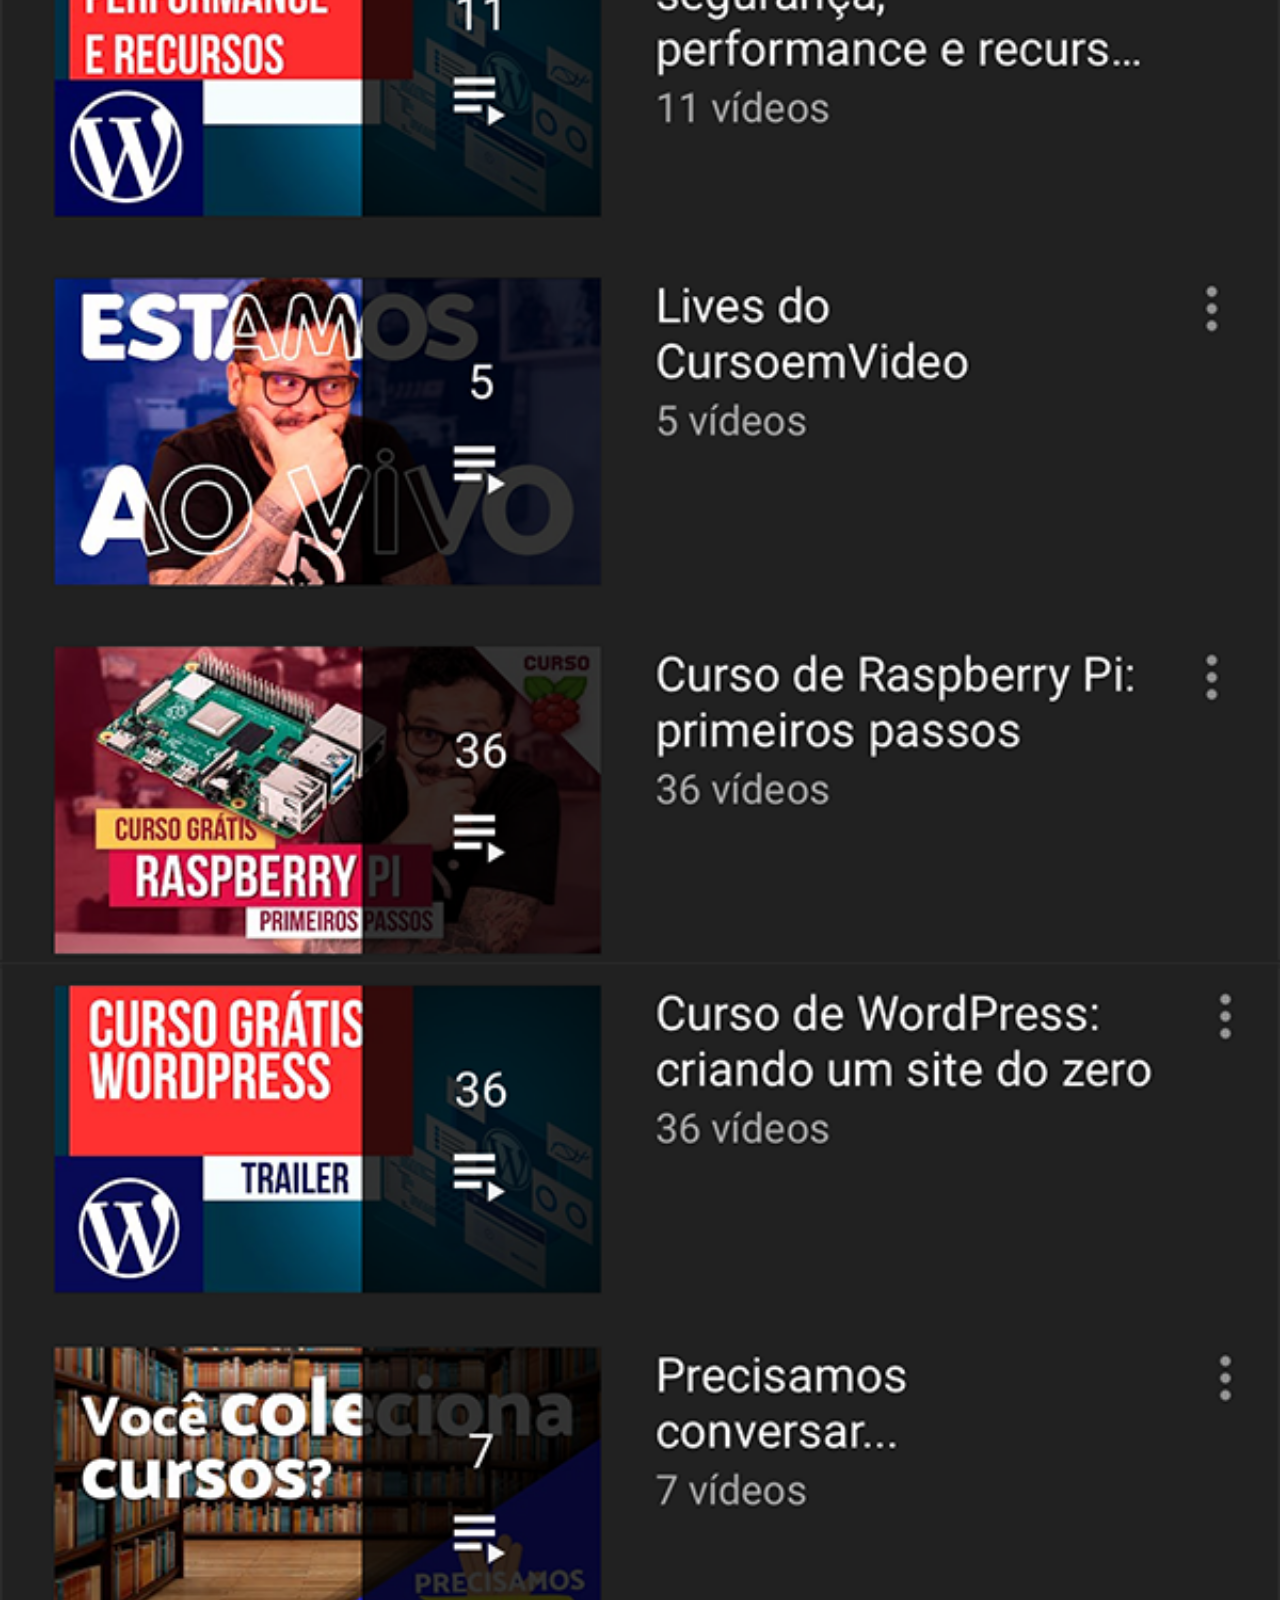
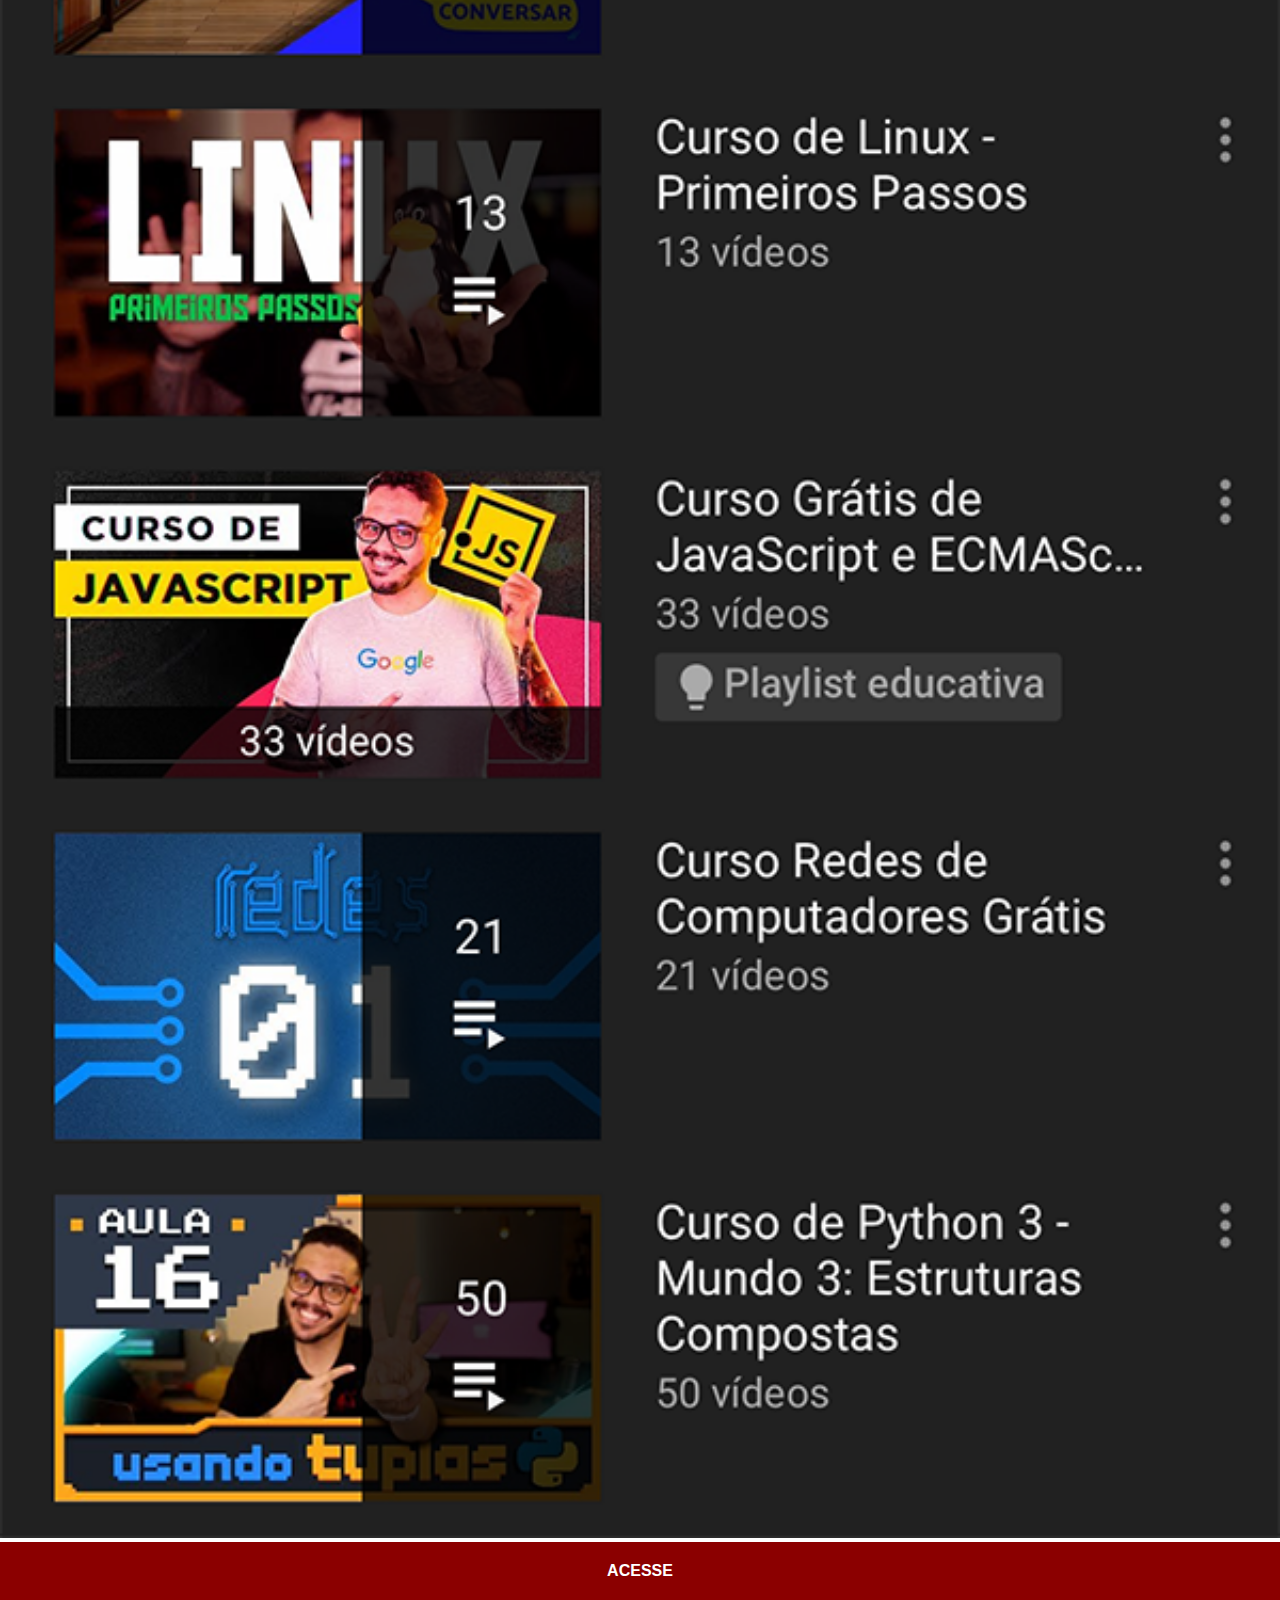
<file: youtube.html>
<!DOCTYPE html>
<html lang="pt-br">
<head>
    <meta charset="UTF-8">
    <meta http-equiv="X-UA-Compatible" content="IE=edge">
    <meta name="viewport" content="width=device-width, initial-scale=1.0">
    <title>YouTube</title>
    <link rel="stylesheet" href="estilos/social.css">
</head>
<body>
    <img src="imagens/tela-youtube.png" alt="YouTube">
    <a href="https://www.youtube.com/@CursoemVideo" target="_blank">ACESSE</a>
</body>
</html>
</file>
<file: estilos/style.css>
@charset "UTF-8";

* {
    margin: 0px;
    padding: 0px;
    font-family: Arial, Helvetica, sans-serif;
}
html, body {
    height: 100vh;
    width: 100vw;
    background-color: black;
}
body {
    background-image: url(../imagens/fundo-madeira.jpg);
    background-repeat: no-repeat;
    background-position: top center;
    background-size: cover;
    background-attachment: fixed;
}
main {
    position: relative;
    height: 100vh;
    position: relative;
}
section#telefone {
    position: absolute;
    top: 50%;
    left: 50%;
    transform: translate(-50%, -50%);

    height: 627px;
    width: 311px;
    background-image: url(../imagens/frame-iphone.png);
    background-repeat: no-repeat;
}
iframe#tela {
    position: relative;
    top: 80px;
    left: 22px;
    width: 267px;
    height: 471px;
}
section#redes {
    float: right;
    
}
section#redes img {
    display: block;
    width: 50px;
    margin: 10px;
    border-radius: 50%;
    box-shadow: 2px 2px 5px rgba(0, 0, 0, 0.404);
    box-sizing: border-box;
}
section#redes img:hover {
    border: 2px solid rgba(255, 255, 255, 0.404);
    transform: translate(-3px, -3px);
    box-shadow: 5px 5px 10px rgba(0, 0, 0, 0.575);
    transition: transform 0.5s, border 1s;
}
</file>
<file: estilos/social.css>
@charset "UTF-8";

* {
    margin: 0px;
    padding: 0px;
    font-family: Arial, Helvetica, sans-serif;
}
::-webkit-scrollbar {
    width: 0px;
    height: 0px;
}
img {
    width: 100vw;
}
a {
    display: block;
    background-color: rgb(139, 0, 0);
    padding: 20px;
    text-align: center;
    color: white;
    font-weight: bolder;
    text-decoration: none;
}
a:hover {
    text-decoration: underline;
    background-color: red;
}
</file>
